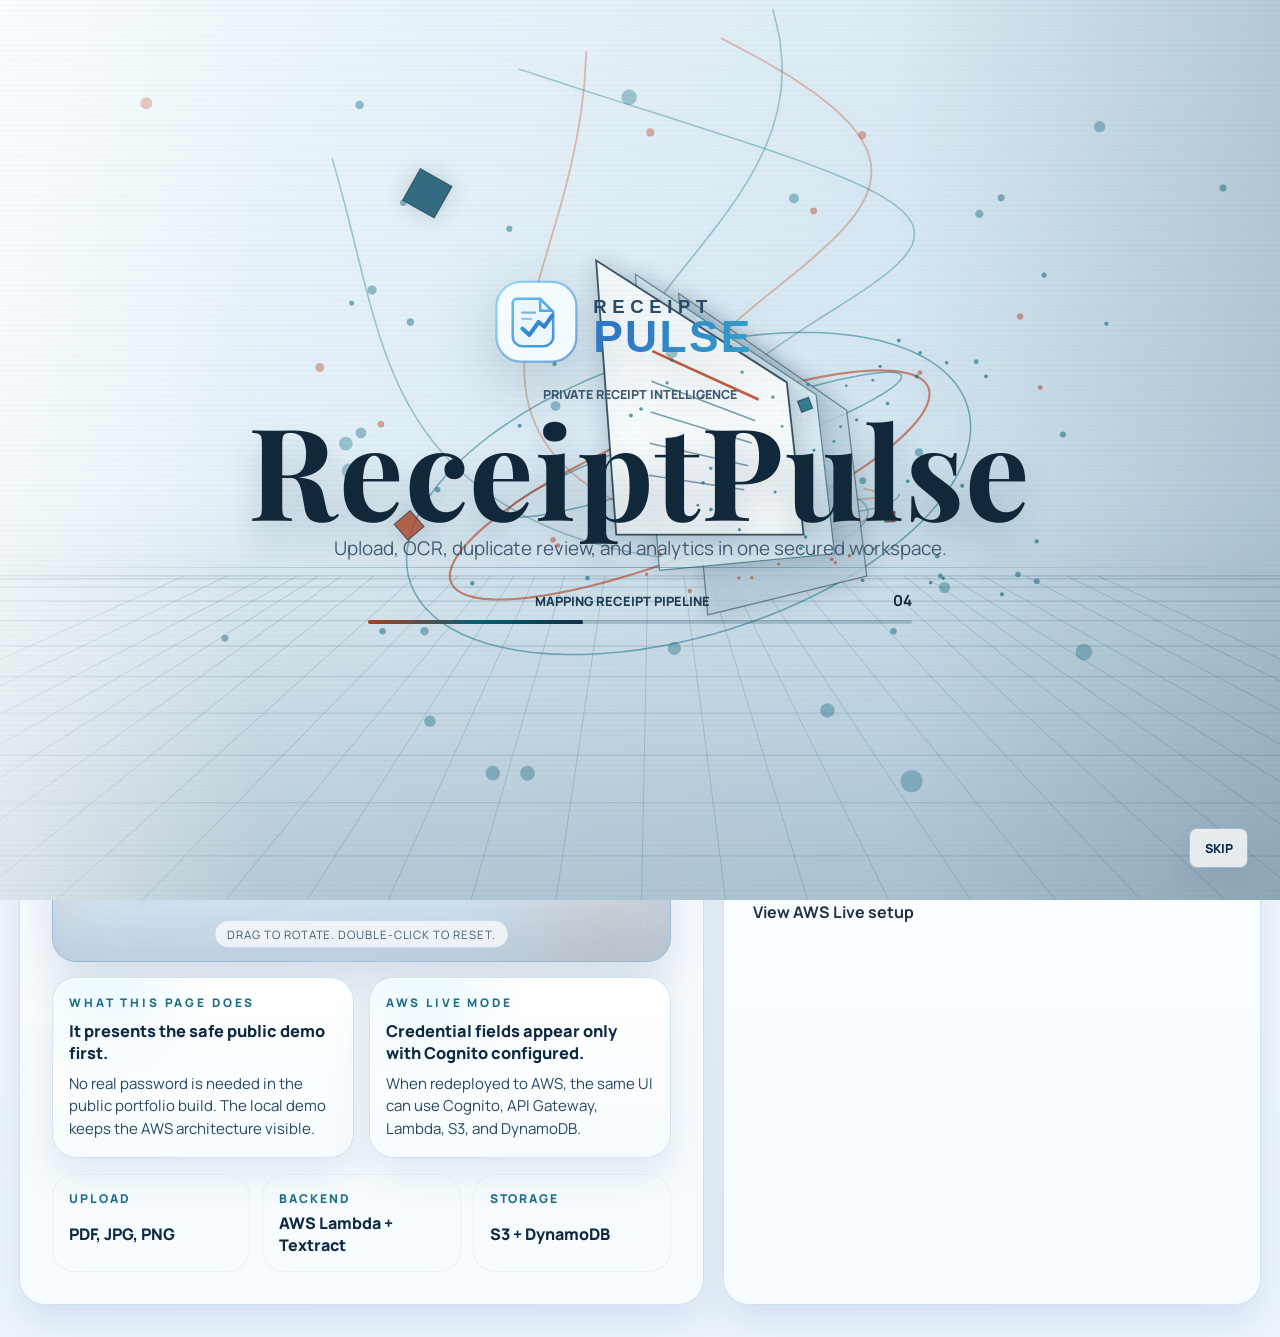
<file: index.html>
<!DOCTYPE html>
<html lang="en">
  <head>
    <meta charset="UTF-8" />
    <meta name="viewport" content="width=device-width, initial-scale=1.0" />
    <meta name="referrer" content="strict-origin-when-cross-origin" />
    <script>
      (() => {
        document.documentElement.dataset.uiTheme = "light";
        document.documentElement.style.colorScheme = "light";
        try {
          window.localStorage.setItem("receiptpulse-ui-theme", "light");
        } catch (error) {}
      })();
    </script>
    <title>ReceiptPulse | AWS Receipt Intelligence Demo</title>
    <meta
      name="description"
      content="Explore ReceiptPulse as a recruiter-safe AWS portfolio demo with receipt OCR, duplicate review, analytics, and cloud architecture storytelling. Public demo mode does not collect real passwords."
    />
    <meta name="theme-color" content="#071321" />
    <link rel="canonical" href="https://receiptpulse-cloud-demo.onrender.com/" />
    <meta property="og:type" content="website" />
    <meta property="og:url" content="https://receiptpulse-cloud-demo.onrender.com/" />
    <meta property="og:site_name" content="ReceiptPulse" />
    <meta property="og:title" content="ReceiptPulse | AWS Receipt Intelligence Demo" />
    <meta
      property="og:description"
      content="Open a safe public Cloud Demo of an AWS serverless receipt intelligence platform with OCR, duplicate handling, analytics, and deployment notes."
    />
    <meta property="og:image" content="https://receiptpulse-cloud-demo.onrender.com/social-preview.png?v=20260616a" />
    <meta property="og:image:width" content="1200" />
    <meta property="og:image:height" content="630" />
    <meta property="og:image:alt" content="ReceiptPulse demo-first Cloud Demo launch with 3D receipt visuals and AWS architecture proof." />
    <meta name="twitter:card" content="summary_large_image" />
    <meta name="twitter:title" content="ReceiptPulse | AWS Receipt Intelligence Demo" />
    <meta
      name="twitter:description"
      content="Safe public Cloud Demo for an AWS serverless receipt intelligence portfolio project."
    />
    <meta name="twitter:image" content="https://receiptpulse-cloud-demo.onrender.com/social-preview.png?v=20260616a" />
    <link rel="icon" type="image/svg+xml" href="./receiptpulse-mark.svg?v=20260402c" />
    <link rel="icon" type="image/png" href="./receiptpulse-favicon.png?v=20260402c" />
    <link rel="apple-touch-icon" href="./receiptpulse-favicon.png?v=20260402c" />
    <link rel="preconnect" href="https://fonts.googleapis.com" />
    <link rel="preconnect" href="https://fonts.gstatic.com" crossorigin />
    <link
      rel="stylesheet"
      href="https://fonts.googleapis.com/css2?family=Manrope:wght@400;500;600;700&family=Playfair+Display:wght@500;600;700&display=swap"
    />
    <link rel="stylesheet" href="./styles.css?v=20260615a" />
  </head>
  <body class="auth-page auth-page-signin cinema-ui" data-auth-page="signin" data-entry-launch="root">
    <div class="cinema-stage" aria-hidden="true">
      <span class="cinema-glow cinema-glow-ember"></span>
      <span class="cinema-glow cinema-glow-ice"></span>
      <span class="cinema-grid"></span>
      <span class="cinema-beam"></span>
    </div>
    <header class="topbar auth-topbar">
      <div class="topbar-row topbar-row-main">
        <div class="brand-lockup">
          <a class="brand-mark brand-mark-link" href="./index.html" aria-label="ReceiptPulse home">
            <img
              class="brand-logo"
              src="./receiptpulse-logo.svg?v=20260402c"
              data-logo-dark="./receiptpulse-logo.svg?v=20260402c"
              data-logo-light="./receiptpulse-logo-light.svg?v=20260417a"
              alt="ReceiptPulse"
            />
          </a>
        </div>
        <div class="topbar-actions auth-topbar-actions">
          <span class="status-pill">Portfolio Project</span>
          <button class="ghost-link ghost-button theme-toggle" data-theme-toggle type="button" hidden>Light Mode</button>
          <a class="ghost-link" href="./signup.html">AWS Live Setup</a>
          <a class="ghost-link" href="https://github.com/agarwalujala3-lang/ReceiptPulse" target="_blank" rel="noopener noreferrer">Source Code</a>
        </div>
      </div>
    </header>

    <main class="auth-shell">
      <section class="panel auth-stage">
        <div class="auth-stage-copy">
          <p class="eyebrow">Student Project Workspace</p>
          <h1>Open the AWS receipt intelligence demo without entering real credentials.</h1>
          <p class="auth-lead">
            The public portfolio link opens a browser-local Cloud Demo first. AWS Live sign-in
            appears only when a healthy Cognito backend is configured for a redeployed stack.
          </p>
        </div>

        <div class="auth-3d-showcase">
          <div class="auth-3d-head">
            <span class="mini-label">Interactive 3D</span>
            <p class="auth-3d-copy">Drag to rotate the figures and preview the upload to OCR to archive flow.</p>
          </div>
          <div
            class="auth-3d-scene"
            data-auth-3d-scene
            tabindex="0"
            role="region"
            aria-label="Interactive 3D receipt workflow. Drag to rotate."
          >
            <span class="auth-3d-aura auth-3d-aura--one" aria-hidden="true"></span>
            <span class="auth-3d-aura auth-3d-aura--two" aria-hidden="true"></span>
            <div class="auth-3d-world" data-auth-3d-world aria-hidden="true">
              <article class="auth-3d-figure auth-3d-figure--upload">
                <div class="auth-3d-cube">
                  <span class="auth-3d-cube-face face-front"></span>
                  <span class="auth-3d-cube-face face-back"></span>
                  <span class="auth-3d-cube-face face-right"></span>
                  <span class="auth-3d-cube-face face-left"></span>
                  <span class="auth-3d-cube-face face-top"></span>
                  <span class="auth-3d-cube-face face-bottom"></span>
                </div>
                <p>Upload Node</p>
              </article>

              <article class="auth-3d-figure auth-3d-figure--extract">
                <div class="auth-3d-ring">
                  <span class="auth-3d-ring-orbit"></span>
                </div>
                <p>OCR Orbit</p>
              </article>

              <article class="auth-3d-figure auth-3d-figure--archive">
                <div class="auth-3d-crystal">
                  <span class="auth-3d-crystal-face face-a"></span>
                  <span class="auth-3d-crystal-face face-b"></span>
                  <span class="auth-3d-crystal-face face-c"></span>
                  <span class="auth-3d-crystal-face face-d"></span>
                </div>
                <p>Archive Prism</p>
              </article>
            </div>
            <p class="auth-3d-hint">Drag to rotate. Double-click to reset.</p>
          </div>
        </div>

        <div class="auth-highlight-grid">
          <article class="auth-info-card">
            <span class="mini-label">What this page does</span>
            <strong>It presents the safe public demo first.</strong>
            <p>No real password is needed in the public portfolio build. The local demo keeps the AWS architecture visible.</p>
          </article>
          <article class="auth-info-card">
            <span class="mini-label">AWS Live mode</span>
            <strong>Credential fields appear only with Cognito configured.</strong>
            <p>When redeployed to AWS, the same UI can use Cognito, API Gateway, Lambda, S3, and DynamoDB.</p>
          </article>
        </div>

        <div class="auth-project-strip">
          <article>
            <span>Upload</span>
            <strong>PDF, JPG, PNG</strong>
          </article>
          <article>
            <span>Backend</span>
            <strong>AWS Lambda + Textract</strong>
          </article>
          <article>
            <span>Storage</span>
            <strong>S3 + DynamoDB</strong>
          </article>
        </div>
      </section>

      <section class="panel auth-panel">
        <div class="auth-panel-head">
          <p class="eyebrow">Cloud Demo</p>
          <h2>Launch ReceiptPulse safely</h2>
          <p>Open the interactive AWS showcase with browser-local data, sample receipts, and no real credential entry.</p>
        </div>

        <p class="auth-security-note">
          Public portfolio mode does not collect passwords. AWS Live sign-in appears only when a Cognito backend is configured.
        </p>

        <div class="auth-live-form-slot" id="authLiveFormSlot" data-live-auth-slot></div>

        <div class="demo-access-card">
          <div>
            <span class="mini-label">Recruiter-safe launch</span>
            <strong>Open the cloud dashboard without touching AWS billing.</strong>
            <p>
              The demo keeps the S3, Lambda, Textract, DynamoDB, API Gateway, and Cognito architecture visible while running fully in this browser.
            </p>
          </div>
          <button class="secondary-button demo-access-button" id="demoAccessButton" type="button">
            Launch Cloud Demo
          </button>
        </div>

        <div class="auth-demo-points" aria-label="Public demo safety notes">
          <span>No real passwords</span>
          <span>No AWS charges</span>
          <span>Architecture preserved</span>
        </div>

        <p class="auth-status" id="authStatus" data-state="idle">
          Ready to launch the public Cloud Demo.
        </p>

        <div class="auth-switch">
          <span>AWS Live account setup is separate from this public demo.</span>
          <a href="./signup.html">View AWS Live setup</a>
        </div>
      </section>
    </main>

    <script src="./config.js?v=20260615a"></script>
    <script src="./theme.js?v=20260427b" defer></script>
    <script src="./entry-3d.js?v=20260604a" defer></script>
    <script src="./auth-3d.js?v=20260604a" defer></script>
    <script src="./auth.js?v=20260616b" defer></script>
  </body>
</html>
</file>
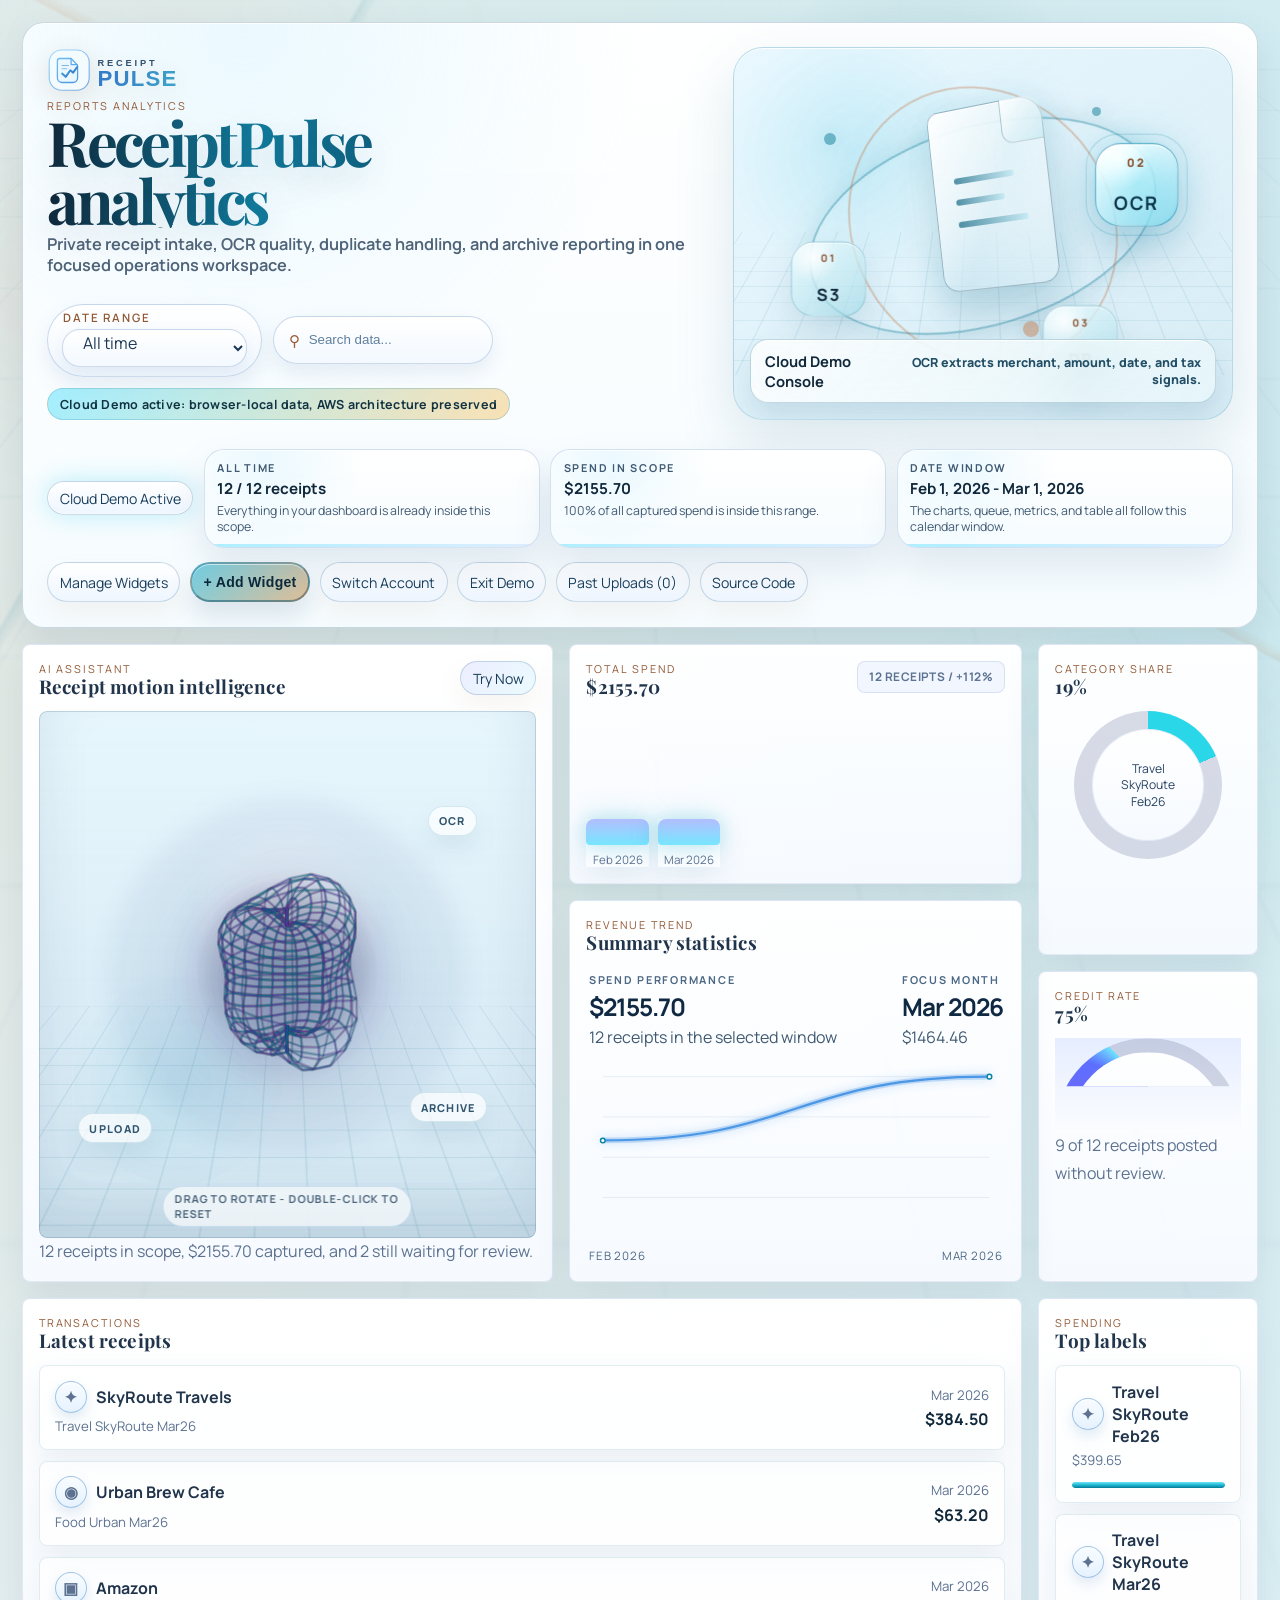
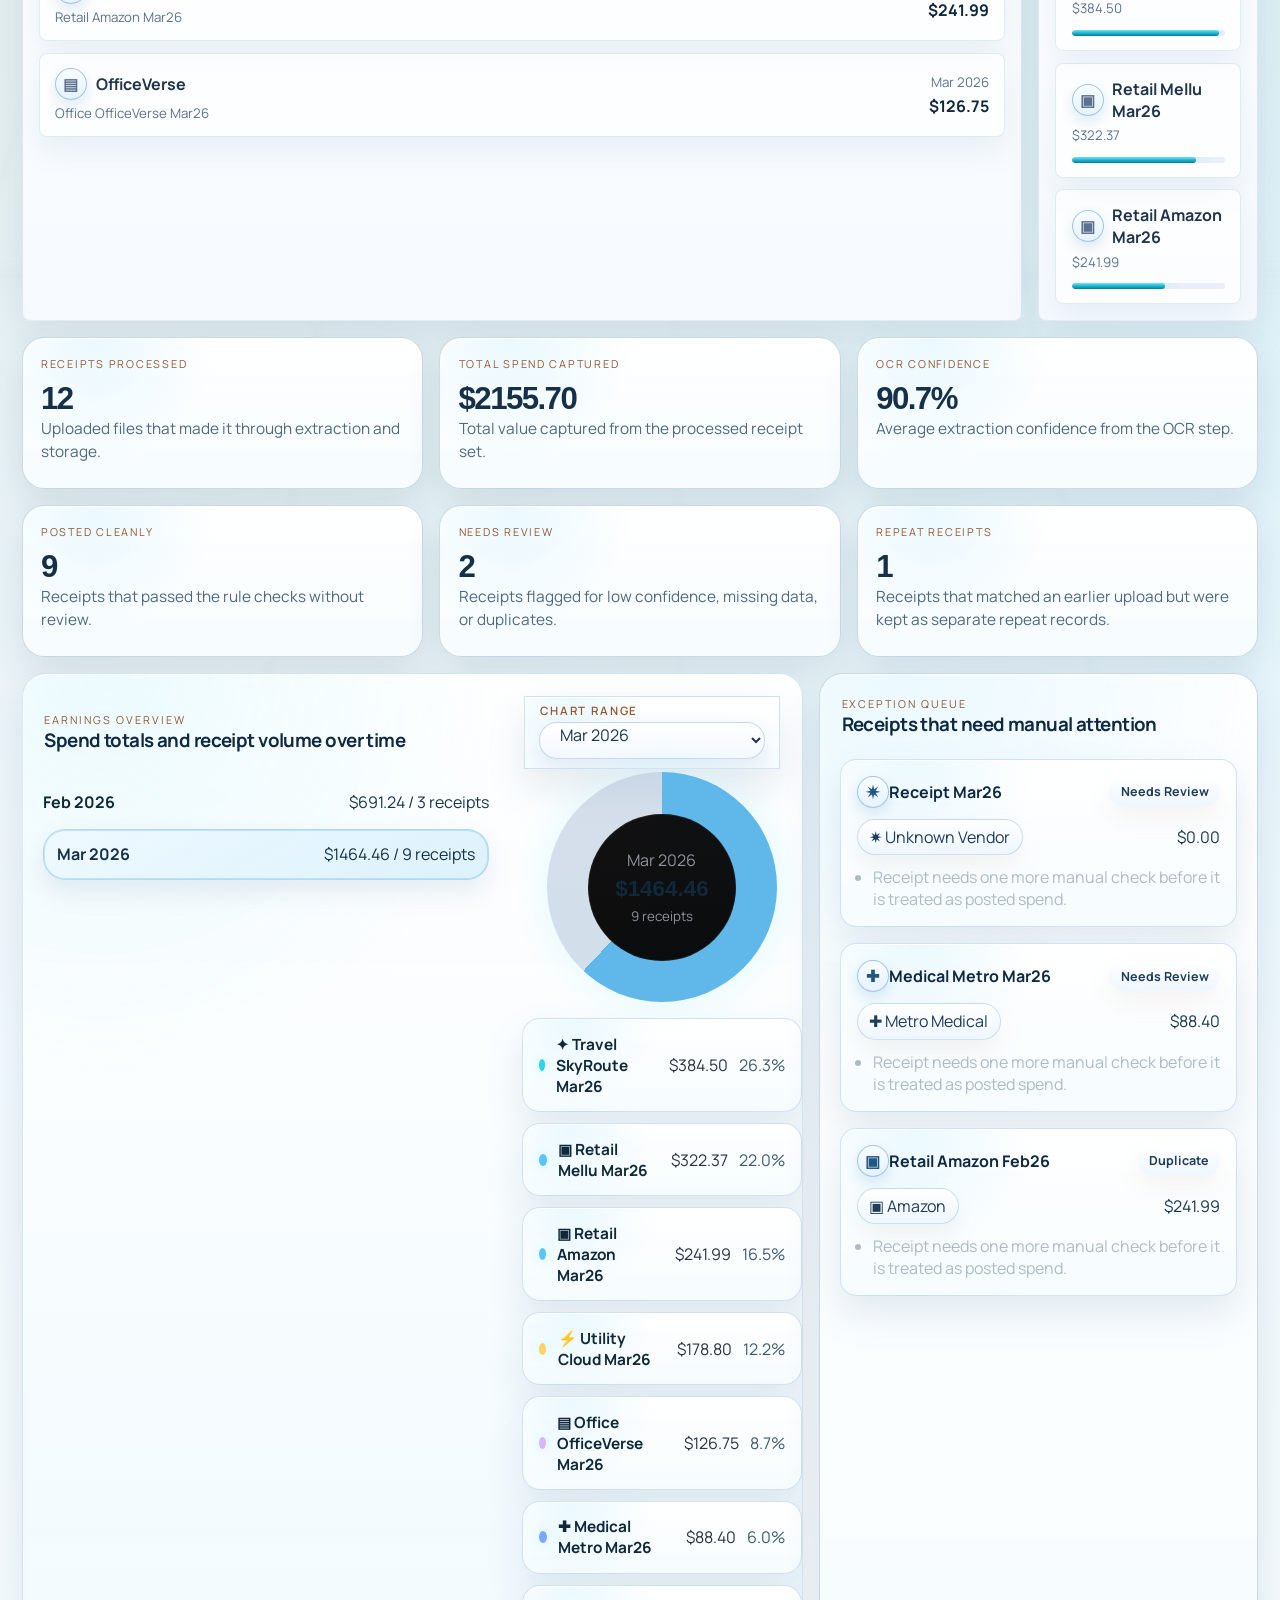
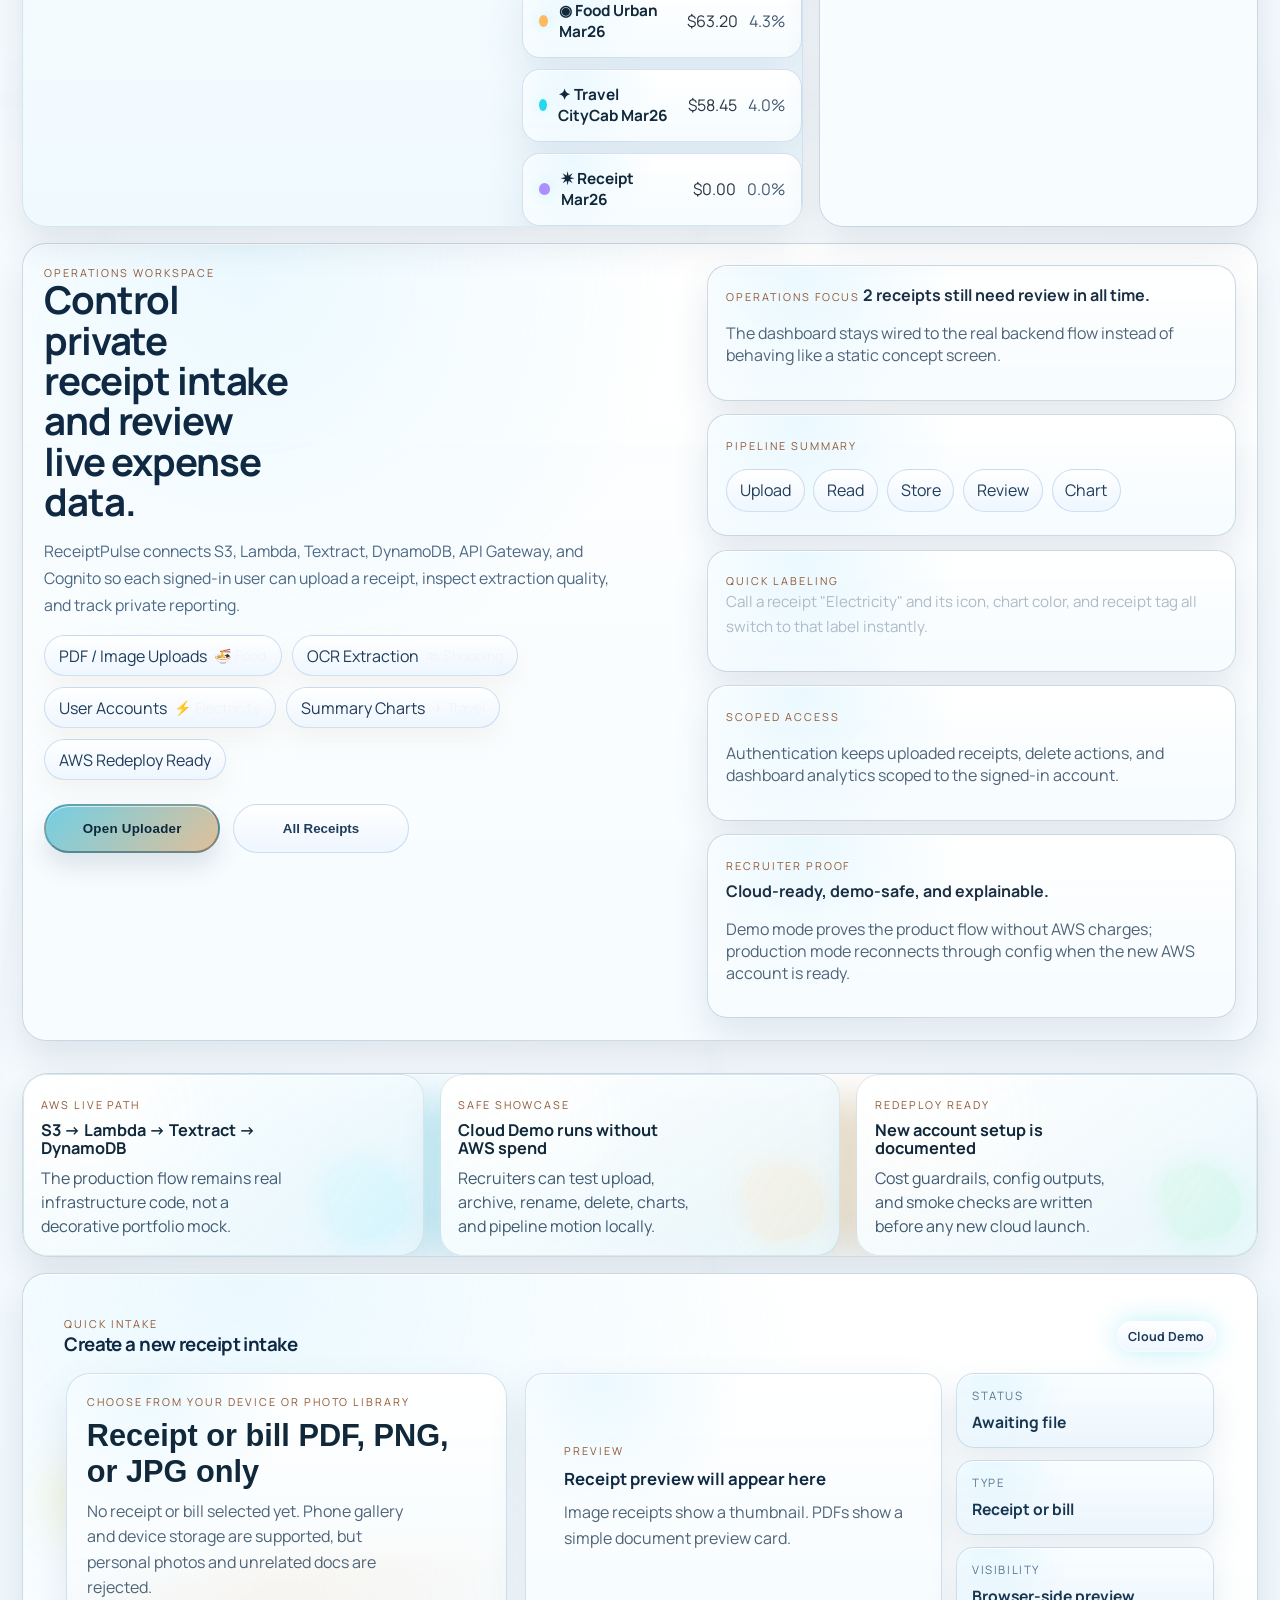
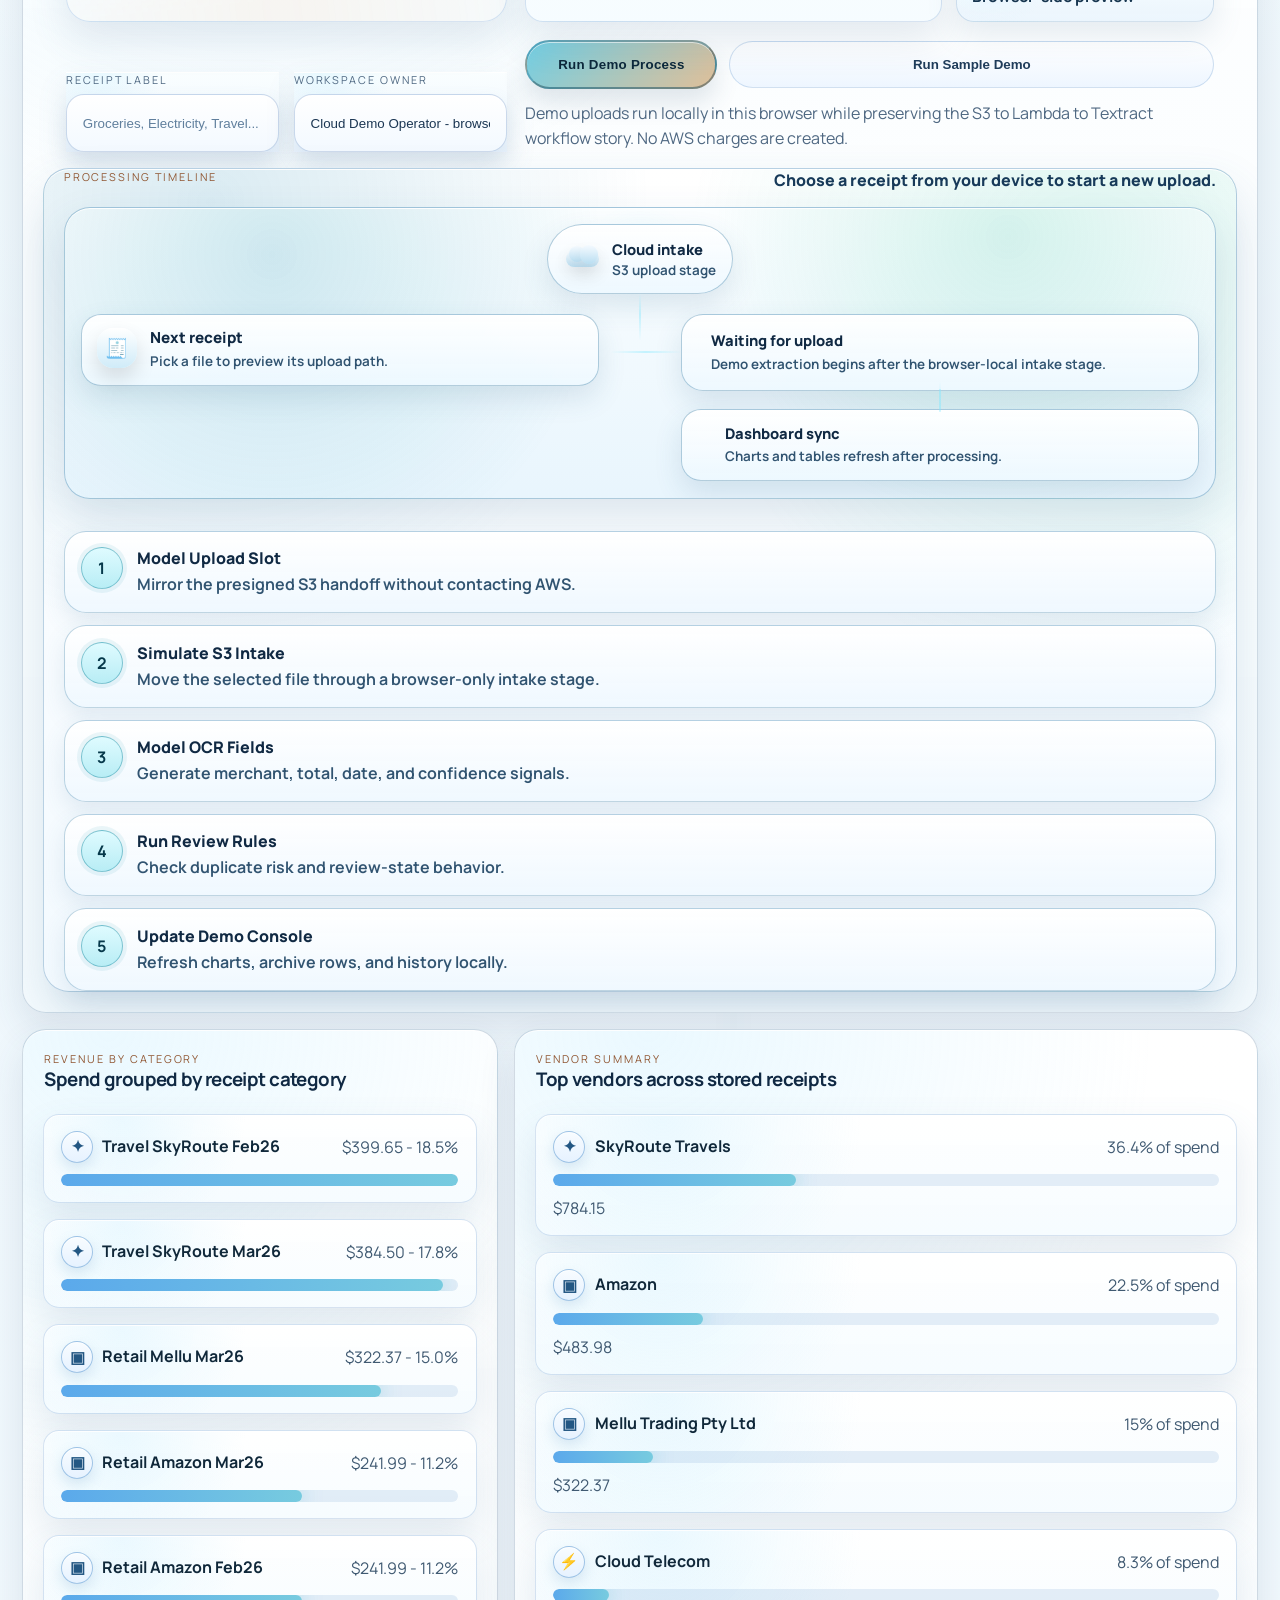
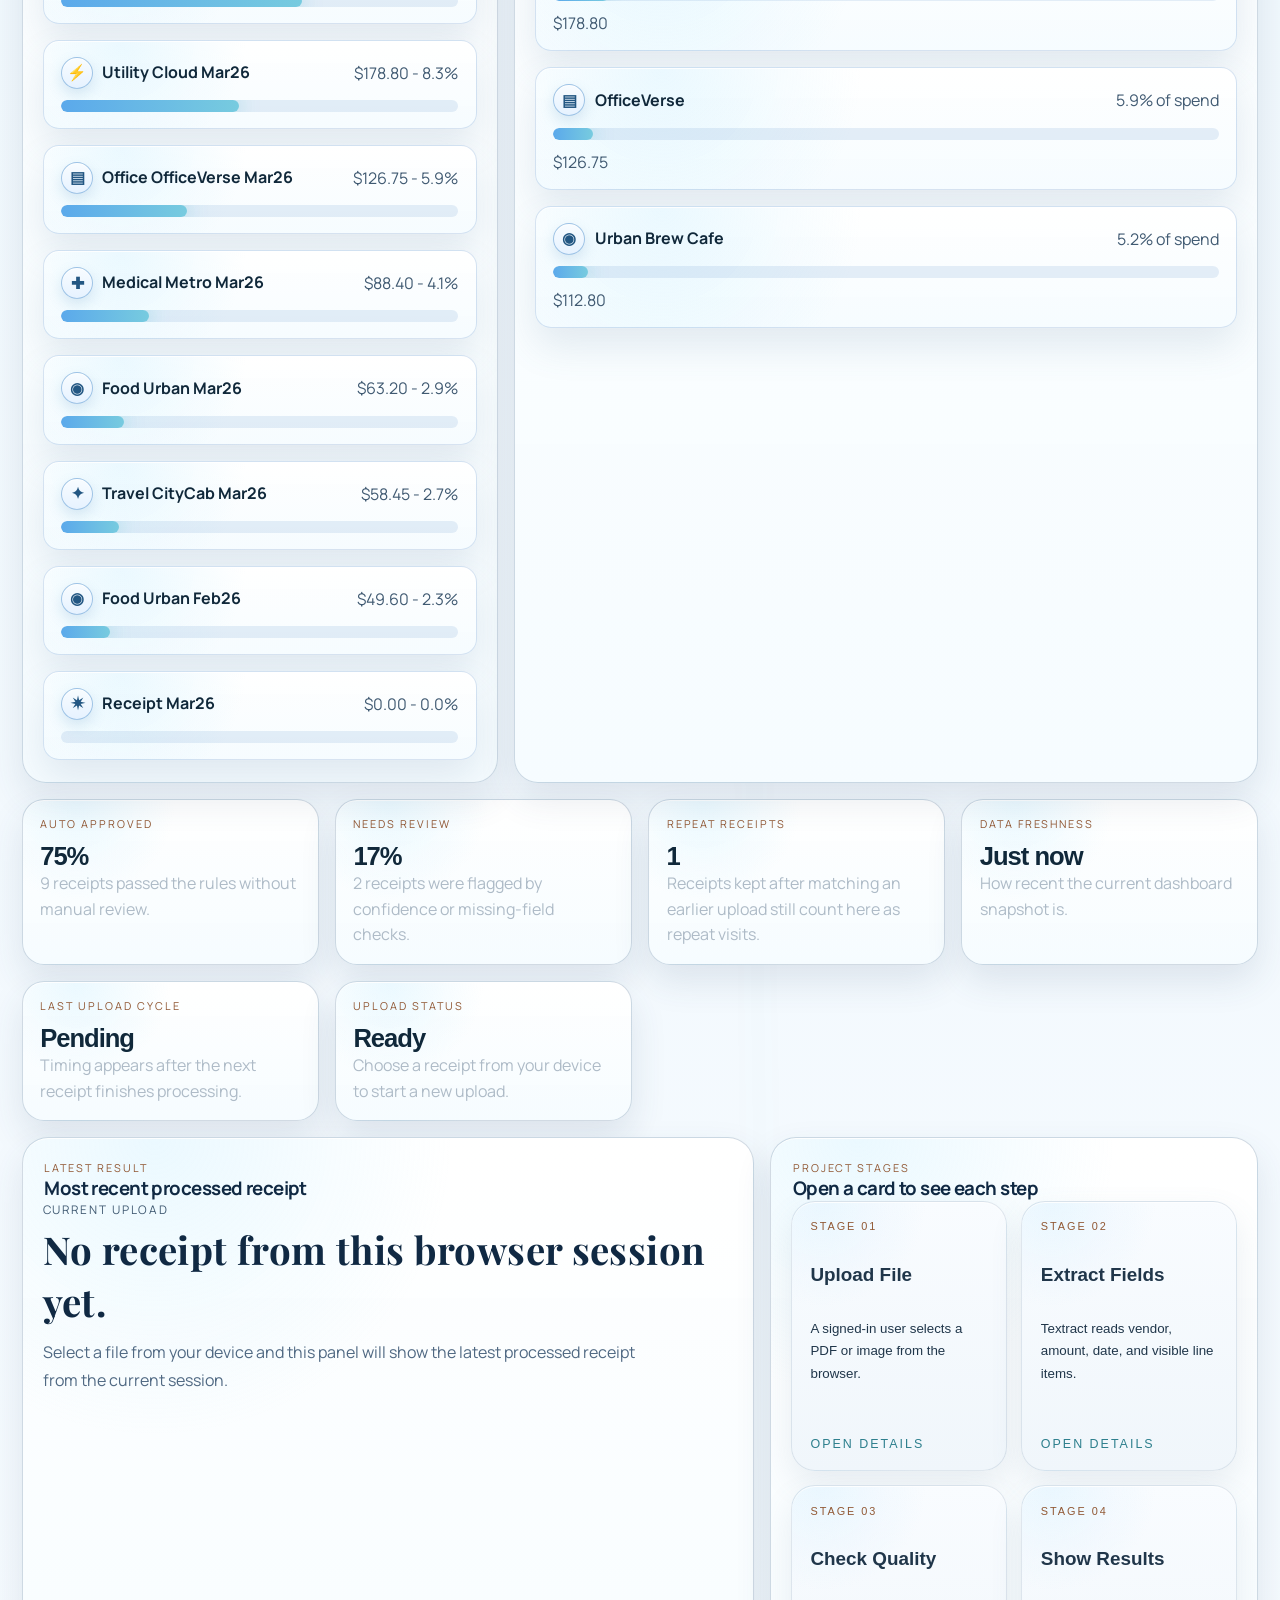
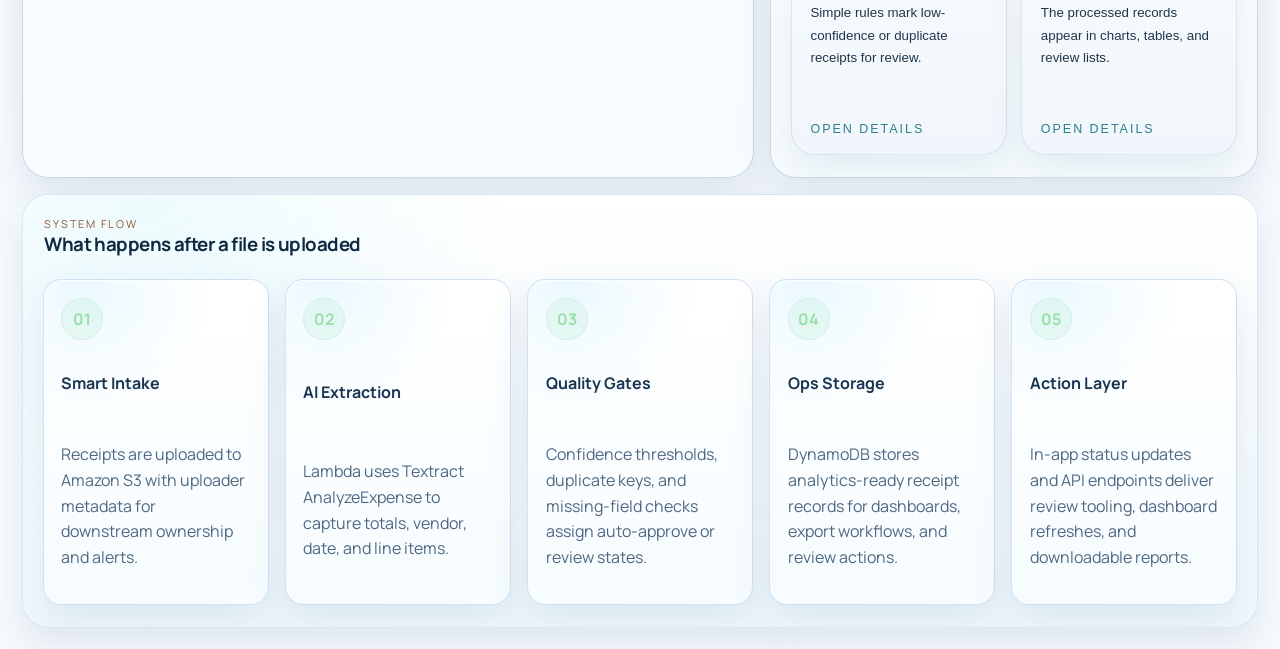
<file: app.html>
<!DOCTYPE html>
<html lang="en">
  <head>
    <meta charset="UTF-8" />
    <meta name="viewport" content="width=device-width, initial-scale=1.0" />
    <meta name="referrer" content="strict-origin-when-cross-origin" />
    <script>
      (() => {
        document.documentElement.dataset.uiTheme = "light";
        document.documentElement.style.colorScheme = "light";
        try {
          window.localStorage.setItem("receiptpulse-ui-theme", "light");
        } catch (error) {}
      })();
    </script>
    <title>ReceiptPulse | Cloud Demo Dashboard</title>
    <meta
      name="description"
      content="Explore the ReceiptPulse Cloud Demo dashboard with receipt OCR, duplicate review, analytics, and AWS architecture highlights without entering real credentials."
    />
    <meta name="theme-color" content="#071321" />
    <link rel="canonical" href="https://receiptpulse-cloud-demo.onrender.com/" />
    <meta property="og:type" content="website" />
    <meta property="og:url" content="https://receiptpulse-cloud-demo.onrender.com/" />
    <meta property="og:site_name" content="ReceiptPulse" />
    <meta property="og:title" content="ReceiptPulse | Cloud Demo Dashboard" />
    <meta
      property="og:description"
      content="See the public Cloud Demo dashboard with receipt uploads, duplicate decisions, analytics, rename flows, and AWS serverless architecture."
    />
    <meta property="og:image" content="https://receiptpulse-cloud-demo.onrender.com/social-preview.png?v=20260616a" />
    <meta property="og:image:width" content="1200" />
    <meta property="og:image:height" content="630" />
    <meta property="og:image:alt" content="ReceiptPulse Cloud Demo dashboard with analytics, 3D receipt visuals, and AWS architecture proof." />
    <meta name="twitter:card" content="summary_large_image" />
    <meta name="twitter:title" content="ReceiptPulse | Cloud Demo Dashboard" />
    <meta
      name="twitter:description"
      content="Safe public dashboard demo for the ReceiptPulse AWS serverless portfolio project."
    />
    <meta name="twitter:image" content="https://receiptpulse-cloud-demo.onrender.com/social-preview.png?v=20260616a" />
    <link rel="icon" type="image/svg+xml" href="./receiptpulse-mark.svg?v=20260402c" />
    <link rel="icon" type="image/png" href="./receiptpulse-favicon.png?v=20260402c" />
    <link rel="apple-touch-icon" href="./receiptpulse-favicon.png?v=20260402c" />
    <link rel="preconnect" href="https://fonts.googleapis.com" />
    <link rel="preconnect" href="https://fonts.gstatic.com" crossorigin />
    <link
      rel="stylesheet"
      href="https://fonts.googleapis.com/css2?family=Manrope:wght@400;500;600;700&family=Playfair+Display:wght@500;600;700&display=swap"
    />
    <link rel="stylesheet" href="./styles.css?v=20260627a" />
  </head>
  <body class="cinema-ui dribbble-dashboard neuro-skin post-cover-ui" data-brand-launch="off">
    <div class="cinema-stage" aria-hidden="true">
      <span class="cinema-glow cinema-glow-ember"></span>
      <span class="cinema-glow cinema-glow-ice"></span>
      <span class="cinema-grid"></span>
      <span class="cinema-beam"></span>
    </div>
    <div class="dashboard-shell">
      <header class="topbar dashboard-sidebar">
        <div class="brand-lockup brand-lockup-sidebar">
          <a class="brand-mark brand-mark-link" href="./index.html" aria-label="ReceiptPulse home">
            <img
              class="brand-logo"
              src="./receiptpulse-logo.svg?v=20260402c"
              data-logo-dark="./receiptpulse-logo.svg?v=20260402c"
              data-logo-light="./receiptpulse-logo-light.svg?v=20260417a"
              alt="ReceiptPulse"
            />
          </a>
        </div>
        <section class="dashboard-profile-card" aria-label="Workspace profile">
          <div class="dashboard-profile-head">
            <img class="dashboard-profile-avatar" src="./profile-avatar.svg?v=20260414a" alt="Workspace profile avatar" />
            <div class="dashboard-profile-copy">
              <p class="dashboard-profile-date">Monday, March 24</p>
              <h3>Welcome back, <span id="profileName">Operator</span>!</h3>
            </div>
          </div>
        </section>
        <nav class="dashboard-nav" aria-label="Dashboard sections">
          <a class="dashboard-nav-link is-active" href="./app.html"><span class="dashboard-nav-icon">D</span>Dashboard</a>
          <a class="dashboard-nav-link" href="./profile.html"><span class="dashboard-nav-icon">P</span>Profile</a>
          <a class="dashboard-nav-link" href="./reports.html"><span class="dashboard-nav-icon">R</span>Reports</a>
          <a class="dashboard-nav-link" href="./app.html#uploadLab"><span class="dashboard-nav-icon">I</span>Intake</a>
          <a class="dashboard-nav-link" href="./app.html#receiptsTable"><span class="dashboard-nav-icon">A</span>Archive</a>
        </nav>
        <section class="dashboard-sidebar-card">
          <p class="eyebrow">Workspace</p>
          <h3>Private receipt analytics.</h3>
          <p>Uploads, duplicate decisions, archive records, and dashboard totals stay scoped to the signed-in account.</p>
          <div class="topbar-pills dashboard-tech-pills">
            <span>AWS Textract</span>
            <span>Cognito Auth</span>
            <span>DynamoDB Storage</span>
          </div>
        </section>
        <div class="dashboard-sidebar-footer">
          <span class="status-pill dashboard-sidebar-pill" id="modeBadge">Project Demo</span>
          <span class="status-note" id="statusNote">Booting dashboard.</span>
        </div>
      </header>

      <div class="dashboard-main">
        <section class="panel dashboard-command-bar" id="dashboardCommandBar">
          <div class="dashboard-command-copy">
            <div class="dashboard-command-brand">
              <img
                class="dashboard-command-logo"
                src="./receiptpulse-logo.svg?v=20260402c"
                data-logo-dark="./receiptpulse-logo.svg?v=20260402c"
                data-logo-light="./receiptpulse-logo-light.svg?v=20260417a"
                alt="ReceiptPulse"
              />
            </div>
            <p class="eyebrow">Reports Analytics</p>
            <h1>ReceiptPulse analytics</h1>
            <p class="topbar-text">
              Private receipt intake, OCR quality, duplicate handling, and archive reporting in one focused operations workspace.
            </p>
          </div>
          <div class="dashboard-command-tools">
            <label class="select-shell dashboard-range-shell">
              <span>Date Range</span>
              <select class="month-select period-select" id="dashboardPeriodSelect" aria-label="Dashboard time range">
                <option value="all">All time</option>
                <option value="month">This month</option>
                <option value="quarter">Last 3 months</option>
                <option value="half">Last 6 months</option>
                <option value="year">This year</option>
              </select>
            </label>
            <label class="dashboard-search-shell">
              <span class="dashboard-search-icon" aria-hidden="true">&#9906;</span>
              <input class="text-input dashboard-search-input" type="search" placeholder="Search data..." aria-label="Search dashboard" />
            </label>
          </div>
          <div class="dashboard-command-visual" aria-hidden="true">
            <span class="command-grid-plane"></span>
            <span class="command-orbit command-orbit-one"></span>
            <span class="command-orbit command-orbit-two"></span>
            <span class="command-particle command-particle-one"></span>
            <span class="command-particle command-particle-two"></span>
            <span class="command-particle command-particle-three"></span>
            <div class="command-receipt-glass">
              <span class="command-receipt-fold"></span>
              <span class="command-receipt-line command-receipt-line-one"></span>
              <span class="command-receipt-line command-receipt-line-two"></span>
              <span class="command-receipt-line command-receipt-line-three"></span>
            </div>
            <div class="command-arch-node command-arch-node-upload" data-command-node="upload">
              <span>01</span>
              <strong>S3</strong>
            </div>
            <div class="command-arch-node command-arch-node-ocr" data-command-node="ocr">
              <span>02</span>
              <strong>OCR</strong>
            </div>
            <div class="command-arch-node command-arch-node-archive" data-command-node="archive">
              <span>03</span>
              <strong>DB</strong>
            </div>
            <div class="command-visual-copy">
              <strong>Cloud Demo Console</strong>
              <span data-command-visual-copy>S3 intake -> OCR orbit -> analytics sync</span>
            </div>
          </div>
          <div class="dashboard-command-meta">
            <div class="dashboard-command-pills">
              <span class="status-pill auth-summary-pill" id="authSummary">Portfolio Project</span>
              <div class="range-summary" id="rangeSummary" aria-live="polite"></div>
            </div>
            <div class="topbar-actions dashboard-command-actions">
              <button class="ghost-link ghost-button" id="manageWidgetsButton" type="button">Manage Widgets</button>
              <button class="primary-button topbar-primary-button" id="addWidgetButton" type="button">+ Add Widget</button>
              <button class="secondary-button demo-access-inline" id="demoAccessCta" type="button" hidden>Cloud Demo</button>
              <button class="ghost-link ghost-button theme-toggle" data-theme-toggle type="button" hidden>Light Mode</button>
              <button class="ghost-link ghost-button" id="authSecondaryCta" type="button" hidden>AWS Live Setup</button>
              <button class="primary-button topbar-primary-button" id="authCta" type="button" hidden>Sign In</button>
              <button class="ghost-link ghost-button" id="switchAccountButton" type="button" hidden>Switch Account</button>
              <button class="ghost-link ghost-button" id="signOutButton" type="button" hidden>Sign Out</button>
              <button class="ghost-link ghost-button" id="historyToggle" type="button">Past Uploads</button>
              <a class="ghost-link" href="https://github.com/agarwalujala3-lang/ReceiptPulse" target="_blank" rel="noopener noreferrer">Source Code</a>
            </div>
          </div>
        </section>

        <section class="panel workspace-guard" id="workspaceGuard" hidden>
          <p class="eyebrow">Private Workspace Lock</p>
          <h3>Open Cloud Demo or sign in to an AWS Live workspace.</h3>
          <p>The public demo uses browser-local data. Real account sign-in appears only when Cognito is configured.</p>
          <div class="workspace-guard-actions">
            <button class="primary-button" id="guardSignIn" type="button">Sign In</button>
            <button class="secondary-button" id="guardDemoAccess" type="button">View Cloud Demo</button>
            <button class="ghost-link ghost-button" id="guardSignUp" type="button">AWS Live Setup</button>
          </div>
        </section>

        <main class="shell">
      <section class="neo-dashboard-board" id="neoDashboardBoard">
        <article class="panel neo-card neo-card--assistant">
          <div class="neo-card-head">
            <div>
              <p class="eyebrow">AI Assistant</p>
              <h3>Receipt motion intelligence</h3>
            </div>
            <button class="ghost-link ghost-button neo-card-action" id="neoFigureAction" type="button">Try Now</button>
          </div>
          <div class="neo-figure-stage" data-neo-figure-stage role="region" aria-label="Interactive 3D mesh preview. Drag to rotate.">
            <span class="neo-figure-halo neo-figure-halo--one"></span>
            <span class="neo-figure-halo neo-figure-halo--two"></span>
            <span class="neo-orbit-label neo-orbit-label-upload">Upload</span>
            <span class="neo-orbit-label neo-orbit-label-ocr">OCR</span>
            <span class="neo-orbit-label neo-orbit-label-archive">Archive</span>
            <canvas class="neo-figure-canvas" id="neoFigureCanvas" width="420" height="320"></canvas>
            <p class="neo-figure-hint">Drag to rotate - Double-click to reset</p>
          </div>
          <p class="neo-card-copy" id="neoAssistantCopy">
            Analyze workspace receipt flow, extraction quality, and store activity from one animated control board.
          </p>
        </article>

        <article class="panel neo-card neo-card--total">
          <div class="neo-card-head">
            <div>
              <p class="eyebrow">Total spend</p>
              <h3 id="neoTotalValue">$0.00</h3>
            </div>
            <span class="neo-card-meta" id="neoTotalMeta">Awaiting receipts</span>
          </div>
          <div class="neo-mini-bars" id="neoMiniBars"></div>
        </article>

        <div class="neo-side-stack">
          <article class="panel neo-card neo-card--share">
            <div class="neo-card-head">
              <div>
                <p class="eyebrow">Category share</p>
                <h3 id="neoShareValue">0%</h3>
              </div>
            </div>
            <div class="neo-share-ring" id="neoShareRing">
              <span id="neoShareLabel">Awaiting data</span>
            </div>
          </article>

          <article class="panel neo-card neo-card--gauge">
            <div class="neo-card-head">
              <div>
                <p class="eyebrow">Credit rate</p>
                <h3 id="neoGaugeValue">0%</h3>
              </div>
            </div>
            <div class="neo-gauge-track">
              <span class="neo-gauge-arc" id="neoGaugeArc"></span>
            </div>
            <p class="neo-card-copy" id="neoGaugeNote">Receipts that posted cleanly.</p>
          </article>
        </div>

        <article class="panel neo-card neo-card--trend">
          <div class="neo-card-head">
            <div>
              <p class="eyebrow">Revenue trend</p>
              <h3>Summary statistics</h3>
            </div>
          </div>
          <div class="neo-trend-board" id="neoTrendBoard"></div>
        </article>

        <article class="panel neo-card neo-card--transactions">
          <div class="neo-card-head">
            <div>
              <p class="eyebrow">Transactions</p>
              <h3>Latest receipts</h3>
            </div>
          </div>
          <div class="neo-transaction-list" id="neoTransactionList"></div>
        </article>

        <article class="panel neo-card neo-card--spending">
          <div class="neo-card-head">
            <div>
              <p class="eyebrow">Spending</p>
              <h3>Top labels</h3>
            </div>
          </div>
          <div class="neo-spend-list" id="neoSpendList"></div>
        </article>
      </section>

      <section class="control-grid" id="overviewSection">
        <section class="hero panel">
          <div class="hero-copy">
            <p class="eyebrow">Operations Workspace</p>
            <h2>Control private receipt intake and review live expense data.</h2>
            <p class="hero-text">
              ReceiptPulse connects S3, Lambda, Textract, DynamoDB, API Gateway, and Cognito so each signed-in user can upload a receipt, inspect extraction quality, and track private reporting.
            </p>
            <div class="fun-tags">
              <span>PDF / Image Uploads</span>
              <span>OCR Extraction</span>
              <span>User Accounts</span>
              <span>Summary Charts</span>
              <span>AWS Redeploy Ready</span>
            </div>
            <div class="hero-actions">
              <button class="primary-button" id="heroUploadTrigger" type="button">Open Uploader</button>
              <button class="secondary-button" id="archiveToggle" type="button">Open Archive</button>
            </div>
          </div>
          <div class="hero-grid">
            <article class="glass-card spotlight">
              <span class="mini-label">Operations Focus</span>
              <strong id="riskHeadline">Receipts are parsed, scored, and flagged when the extracted data looks weak.</strong>
              <p>The dashboard stays wired to the real backend flow instead of behaving like a static concept screen.</p>
            </article>
            <article class="glass-card">
              <span class="mini-label">Pipeline Summary</span>
              <div class="pipeline">
                <span>Upload</span>
                <span>Read</span>
                <span>Store</span>
                <span>Review</span>
                <span>Chart</span>
              </div>
            </article>
            <article class="glass-card">
              <span class="mini-label">Quick Labeling</span>
              <p>Users can add a short label before upload so repeat visits and archive records are easier to identify later.</p>
            </article>
            <article class="glass-card">
              <span class="mini-label">Scoped Access</span>
              <p>Authentication keeps uploaded receipts, delete actions, and dashboard analytics scoped to the signed-in account.</p>
            </article>
            <article class="glass-card recruiter-proof-card">
              <span class="mini-label">Recruiter Proof</span>
              <strong>Cloud-ready, demo-safe, and explainable.</strong>
              <p>Demo mode proves the product flow without AWS charges; production mode reconnects through config when the new AWS account is ready.</p>
            </article>
          </div>
        </section>

        <section class="cloud-proof-strip panel" aria-label="ReceiptPulse cloud proof summary">
          <article class="proof-node proof-node-live">
            <span class="mini-label">AWS Live Path</span>
            <strong>S3 -> Lambda -> Textract -> DynamoDB</strong>
            <p>The production flow remains real infrastructure code, not a decorative portfolio mock.</p>
          </article>
          <article class="proof-node proof-node-demo">
            <span class="mini-label">Safe Showcase</span>
            <strong>Cloud Demo runs without AWS spend</strong>
            <p>Recruiters can test upload, archive, rename, delete, charts, and pipeline motion locally.</p>
          </article>
          <article class="proof-node proof-node-redeploy">
            <span class="mini-label">Redeploy Ready</span>
            <strong>New account setup is documented</strong>
            <p>Cost guardrails, config outputs, and smoke checks are written before any new cloud launch.</p>
          </article>
        </section>

        <aside class="panel upload-lab" id="uploadLab">
          <div class="section-heading section-heading-tight">
            <div>
              <p class="eyebrow">Quick Intake</p>
              <h3>Create a new receipt intake</h3>
            </div>
            <span class="status-tag status-auto-approved upload-ready-pill">Project Demo</span>
          </div>

          <form class="upload-form" id="uploadForm">
            <label class="dropzone" id="dropzone" for="fileInput">
              <input id="fileInput" type="file" accept=".pdf,.png,.jpg,.jpeg,application/pdf,image/png,image/jpeg" hidden />
              <span class="drop-kicker">Choose from your device or photo library</span>
              <strong class="drop-title">Receipt or bill PDF, PNG, or JPG only</strong>
              <span class="drop-copy" id="fileMeta">No receipt or bill selected yet. Phone gallery and device storage are supported, but personal photos and unrelated docs are rejected.</span>
            </label>

            <div class="upload-preview-shell">
              <div class="upload-preview-frame" id="previewFrame">
                <div class="preview-empty">
                  <span class="mini-label">Preview</span>
                  <strong>Receipt preview will appear here</strong>
                  <p>Image receipts show a thumbnail. PDFs show a simple document preview card.</p>
                </div>
              </div>
              <div class="preview-meta" id="previewMeta">
                <article class="preview-stat">
                  <span>Status</span>
                  <strong>Awaiting file</strong>
                </article>
                <article class="preview-stat">
                  <span>Type</span>
                  <strong>Receipt or bill</strong>
                </article>
                <article class="preview-stat">
                  <span>Visibility</span>
                  <strong>Browser-side preview</strong>
                </article>
              </div>
            </div>

            <div class="field-grid">
              <label class="field">
                <span>Receipt label</span>
                <input class="text-input" id="uploadName" type="text" placeholder="Groceries, Electricity, Travel..." />
              </label>
              <label class="field">
                <span>Workspace owner</span>
                <input class="text-input" id="uploadAccount" type="text" placeholder="Sign in to upload receipts" readonly />
              </label>
            </div>

            <div class="upload-actions-row">
              <button class="primary-button upload-submit" id="uploadSubmit" type="submit">
                Upload And Process
              </button>
              <button class="secondary-button sample-demo-upload" id="sampleDemoUpload" type="button" hidden>
                Run Sample Demo
              </button>
              <span class="upload-helper" id="uploadHelper">Add a label if you want. The app checks the uploaded file after OCR and rejects personal photos or unrelated documents.</span>
            </div>
          </form>

          <div class="upload-status-card">
            <div class="upload-status-head">
              <p class="eyebrow">Processing Timeline</p>
              <span class="muted" id="uploadMessage">Ready for the next upload.</span>
            </div>
            <div class="upload-motion-scene" id="uploadMotionScene" data-phase="idle" data-stage="slot" aria-hidden="true">
              <div class="motion-cloud">
                <span class="motion-cloud-glow"></span>
                <div class="motion-cloud-core">
                  <span class="motion-cloud-icon"></span>
                  <div class="motion-cloud-copy">
                    <strong>Cloud intake</strong>
                    <span>S3 upload stage</span>
                  </div>
                </div>
              </div>
              <div class="motion-receipt" id="uploadMotionReceipt">
                <span class="motion-receipt-mark" id="uploadMotionIcon">&#9635;</span>
                <div class="motion-receipt-copy">
                  <strong id="uploadMotionLabel">Next receipt</strong>
                  <span id="uploadMotionDetail">Pick a file to preview it.</span>
                </div>
              </div>
              <div class="motion-orbit" aria-hidden="true">
                <span></span>
                <span></span>
                <span></span>
              </div>
              <div class="motion-processing">
                <div class="motion-processing-core">
                  <span class="motion-processing-beam"></span>
                  <span class="motion-processing-dot"></span>
                </div>
                <div class="motion-processing-copy">
                  <strong id="uploadMotionStage">Waiting for upload</strong>
                  <span id="uploadMotionStageCopy">Extraction starts after the file reaches S3.</span>
                </div>
              </div>
              <div class="motion-ledger">
                <span class="motion-ledger-ring"></span>
                <div class="motion-ledger-copy">
                  <strong>Dashboard sync</strong>
                  <span>Charts and tables refresh after processing.</span>
                </div>
              </div>
            </div>
            <div class="timeline-list" id="uploadTimeline"></div>
          </div>
        </aside>
      </section>

      <section class="ops-strip" id="opsStrip"></section>

      <section class="mission-grid" id="activityBoard">
        <article class="panel spotlight-panel">
          <div class="section-heading section-heading-tight">
            <div>
              <p class="eyebrow">Latest Result</p>
              <h3>Most recent processed receipt</h3>
            </div>
          </div>
          <div class="spotlight-shell">
            <div class="spotlight-copy">
              <p class="spotlight-kicker" id="spotlightKicker">Current upload</p>
              <h3 class="spotlight-title" id="spotlightTitle">No receipt from this browser session yet.</h3>
              <p class="spotlight-narrative" id="spotlightNarrative">
                Upload a receipt and this panel will show the extracted summary, review state, and file details.
              </p>
              <div class="spotlight-actions" id="spotlightActions"></div>
            </div>
            <div class="spotlight-facts" id="spotlightFacts"></div>
          </div>
        </article>

        <article class="panel">
          <div class="section-heading section-heading-tight">
            <div>
              <p class="eyebrow">Project Stages</p>
              <h3>Open a card to see each step</h3>
            </div>
          </div>
          <div class="flip-grid" id="flipGrid"></div>
        </article>
      </section>

      <section class="metrics-grid" id="metricsGrid"></section>

      <section class="insight-layout" id="summaryBoard">
        <article class="panel">
          <div class="section-heading">
            <div>
              <p class="eyebrow">Revenue By Category</p>
              <h3>Spend grouped by receipt category</h3>
            </div>
          </div>
          <div id="categoryChart" class="stack-chart"></div>
        </article>

        <article class="panel">
          <div class="section-heading">
            <div>
              <p class="eyebrow">Vendor Summary</p>
              <h3>Top vendors across stored receipts</h3>
            </div>
          </div>
          <div id="vendorList" class="vendor-list"></div>
        </article>
      </section>

      <section class="panel" id="workflowBoard">
        <div class="section-heading">
          <div>
            <p class="eyebrow">System Flow</p>
            <h3>What happens after a file is uploaded</h3>
          </div>
        </div>
        <div class="architecture-track" id="workflowTrack"></div>
      </section>

      <section class="insight-layout" id="analyticsBoard">
        <article class="panel" id="reviewQueue">
          <div class="section-heading">
            <div>
              <p class="eyebrow">Exception Queue</p>
              <h3>Receipts that need manual attention</h3>
            </div>
          </div>
          <div id="queueList" class="queue-list"></div>
        </article>

        <article class="panel" id="analyticsSection">
          <div class="section-heading">
            <div>
              <p class="eyebrow">Earnings Overview</p>
              <h3>Spend totals and receipt volume over time</h3>
            </div>
            <label class="select-shell chart-select-shell">
              <span>Chart Range</span>
              <select class="month-select" id="expenseMonthSelect" aria-label="Expense month selector"></select>
            </label>
          </div>
          <div class="trend-shell">
            <div id="trendBars" class="trend-bars"></div>
            <div class="expense-donut-shell">
              <div class="expense-donut" id="expenseDonut"></div>
              <div class="expense-legend" id="expenseLegend"></div>
            </div>
          </div>
        </article>
      </section>

      <section class="panel table-panel archive-collapsed" id="receiptsTable">
        <div class="section-heading">
          <div>
            <p class="eyebrow">Detailed Report Logs</p>
            <h3>Records currently saved in the project database</h3>
          </div>
          <div class="archive-actions">
            <div class="filter-row" id="filterRow"></div>
            <button class="ghost-link ghost-button" id="archiveClose" type="button">Hide Archive</button>
          </div>
        </div>
        <div class="table-wrap">
          <table>
            <thead>
              <tr>
                <th>Receipt</th>
                <th>Vendor</th>
                <th>Category</th>
                <th>Status</th>
                <th>Total</th>
                <th>Confidence</th>
                <th>Month</th>
                <th>Actions</th>
              </tr>
            </thead>
            <tbody id="receiptsBody"></tbody>
          </table>
        </div>
      </section>
    </main>
      </div>
    </div>

    <div class="history-scrim" id="historyScrim" hidden></div>
    <aside class="history-drawer" id="historyDrawer" aria-hidden="true" hidden>
      <div class="history-head">
        <div>
          <p class="eyebrow">Recent Uploads</p>
          <h3>Uploads from this browser</h3>
        </div>
        <div class="history-head-actions">
          <button class="ghost-link ghost-button" id="historyDelete" type="button">Delete Period Data</button>
          <button class="ghost-link ghost-button" id="historyClose" type="button">Close</button>
        </div>
      </div>
      <p class="history-copy">
        This drawer keeps a local record of uploads from this browser. In AWS Live mode, stored delete actions call the API; in Cloud Demo mode, they only change browser-local demo data.
      </p>
      <div class="history-range-shell">
        <label class="field history-field">
          <span>From</span>
          <input class="text-input" id="historyRangeStart" type="date" />
        </label>
        <label class="field history-field">
          <span>To</span>
          <input class="text-input" id="historyRangeEnd" type="date" />
        </label>
      </div>
      <p class="history-note">
        Delete stored receipts by date range to remove them from the archive, review queue, totals, and charts for the active workspace mode.
      </p>
      <div class="history-toolbar">
        <button class="primary-button history-delete-button" id="historyDeleteAction" type="button">
          Delete Stored Receipts
        </button>
        <button class="ghost-link ghost-button" id="historyClearLocal" type="button">Clear Local Only</button>
      </div>
      <div class="history-list" id="historyList"></div>
    </aside>

    <div class="confirm-scrim" id="confirmScrim" hidden></div>
    <section class="confirm-modal" id="confirmModal" aria-hidden="true" hidden role="dialog" aria-modal="true" aria-labelledby="confirmTitle">
      <p class="eyebrow">Confirm action</p>
      <h3 id="confirmTitle">Delete stored receipts?</h3>
      <p class="confirm-copy" id="confirmBody">
        This action will remove matching receipts from the archive, charts, totals, and review queue.
      </p>
      <div class="confirm-actions">
        <button class="ghost-link ghost-button" id="confirmCancel" type="button">Cancel</button>
        <button class="primary-button confirm-danger" id="confirmAccept" type="button">Delete</button>
      </div>
    </section>

    <div class="rename-scrim" id="renameScrim" hidden></div>
    <section class="rename-modal" id="renameModal" aria-hidden="true" hidden role="dialog" aria-modal="true" aria-labelledby="renameTitle">
      <p class="eyebrow">Rename Receipt</p>
      <h3 id="renameTitle">Rename receipt label</h3>
      <p class="confirm-copy" id="renameBody">
        Type a new label, or clear the field to let ReceiptPulse rebuild a shorter automatic label.
      </p>
      <label class="field rename-field">
        <span>Receipt label</span>
        <input class="text-input rename-input" id="renameInput" type="text" maxlength="120" />
      </label>
      <p class="rename-note" id="renameNote">
        Leave it blank and ReceiptPulse will rebuild a shorter automatic label.
      </p>
      <div class="confirm-actions">
        <button class="ghost-link ghost-button" id="renameCancel" type="button">Cancel</button>
        <button class="primary-button rename-save-button" id="renameSave" type="button">Save Label</button>
      </div>
    </section>

    <div class="duplicate-decision-scrim" id="duplicateDecisionScrim" hidden></div>
    <section
      class="duplicate-decision-modal"
      id="duplicateDecisionModal"
      aria-hidden="true"
      hidden
      tabindex="-1"
      role="dialog"
      aria-modal="true"
      aria-labelledby="duplicateDecisionTitle"
    >
      <span class="duplicate-decision-aura duplicate-decision-aura--one" aria-hidden="true"></span>
      <span class="duplicate-decision-aura duplicate-decision-aura--two" aria-hidden="true"></span>
      <div class="duplicate-decision-head">
        <p class="eyebrow" id="duplicateDecisionEyebrow">Duplicate Receipt Warning</p>
        <h3 id="duplicateDecisionTitle">Possible duplicate upload detected.</h3>
        <p class="duplicate-decision-body" id="duplicateDecisionBody">
          This file looks like a receipt that already exists in your workspace. Keep it with your own name or let ReceiptPulse create a unique repeat label for you.
        </p>
      </div>

      <div class="duplicate-decision-shell">
        <div class="duplicate-decision-signal" aria-hidden="true">
          <span class="duplicate-signal-ring duplicate-signal-ring--outer"></span>
          <span class="duplicate-signal-ring duplicate-signal-ring--inner"></span>
          <span class="duplicate-signal-core" id="duplicateDecisionSignalCore">!</span>
        </div>

        <div class="duplicate-decision-copy">
          <label class="field duplicate-decision-field" id="duplicateDecisionField">
            <span>New separate receipt name</span>
            <input
              class="text-input duplicate-decision-input"
              id="duplicateDecisionLabel"
              type="text"
              placeholder="Optional: type your own separate name"
              maxlength="120"
            />
          </label>

          <p class="duplicate-decision-note" id="duplicateDecisionNote">
            Leave this blank and ReceiptPulse will generate a unique repeat label.
          </p>

          <div class="duplicate-decision-actions" id="duplicateDecisionActions">
            <button class="primary-button duplicate-keep-button" id="duplicateDecisionKeep" type="button">
              Keep As Separate Receipt
            </button>
            <button class="ghost-link ghost-button duplicate-reject-button" id="duplicateDecisionReject" type="button">
              Reject Upload
            </button>
          </div>
        </div>
      </div>
    </section>

    <script src="./config.js?v=20260615a"></script>
    <script src="./theme.js?v=20260427b" defer></script>
    <script src="./brand-launch.js?v=20260406a" defer></script>
    <script src="./auth.js?v=20260616b" defer></script>
    <script src="./app.js?v=20260627a" defer></script>
  </body>
</html>
</file>
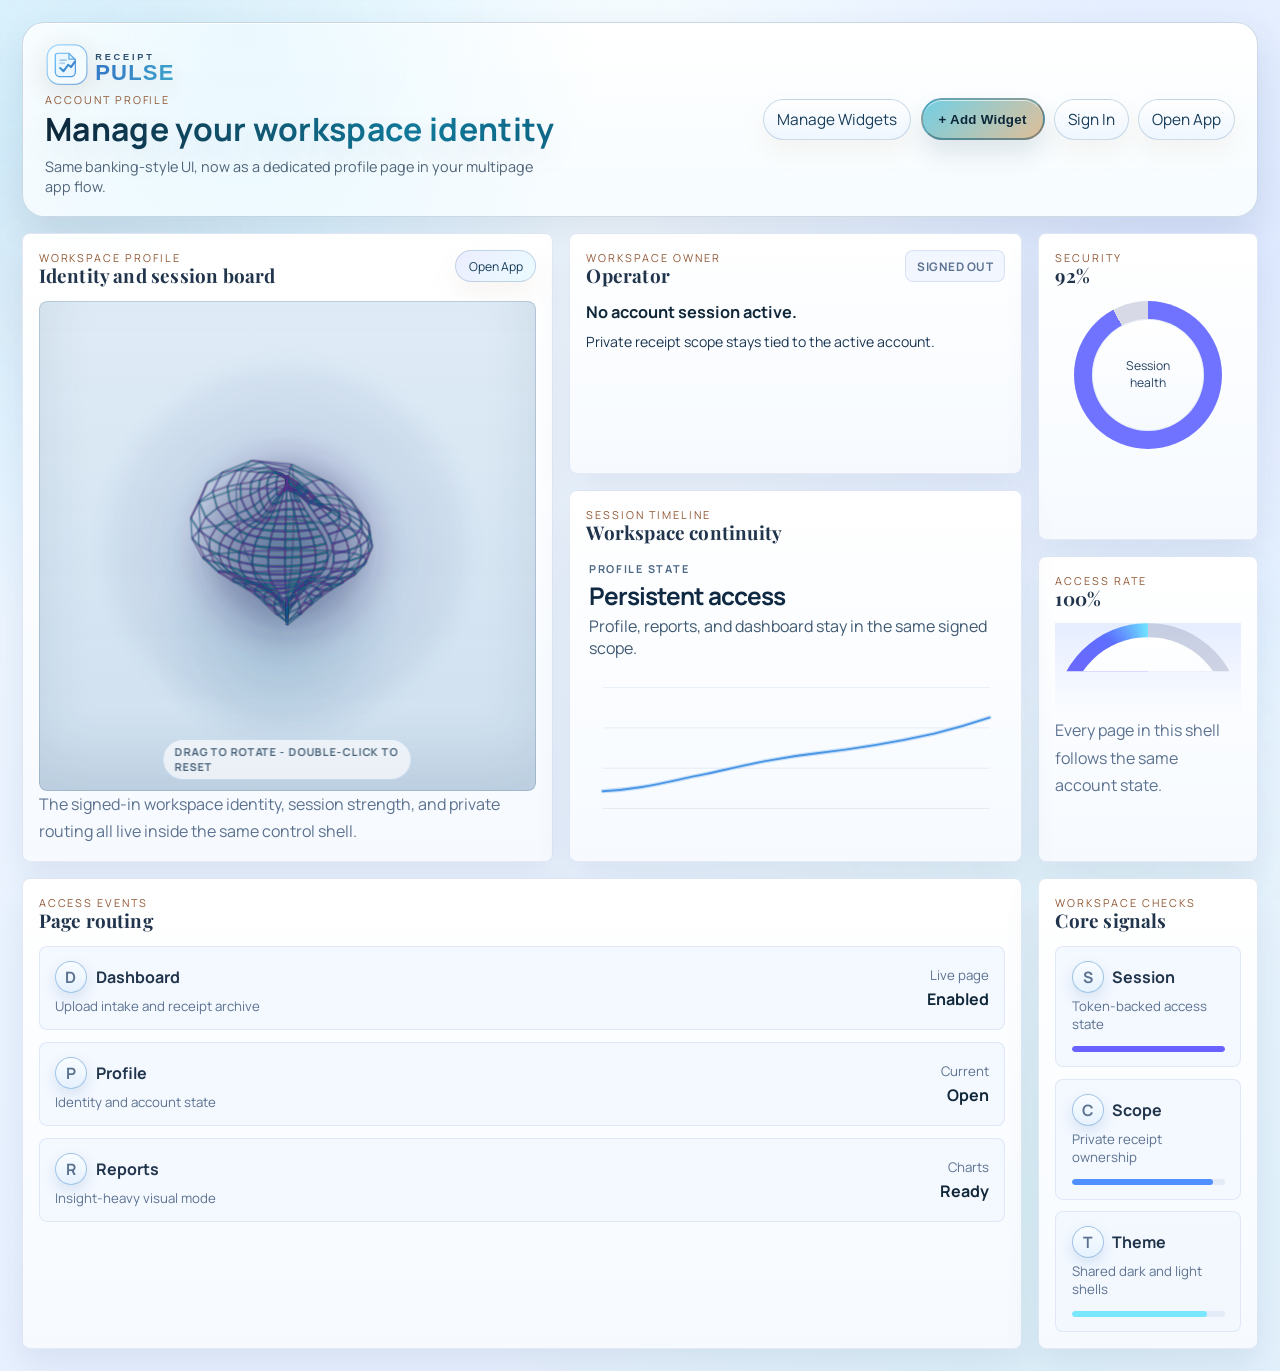
<file: profile.html>
<!DOCTYPE html>
<html lang="en">
  <head>
    <meta charset="UTF-8" />
    <meta name="viewport" content="width=device-width, initial-scale=1.0" />
    <meta name="referrer" content="strict-origin-when-cross-origin" />
    <script>
      (() => {
        document.documentElement.dataset.uiTheme = "light";
        document.documentElement.style.colorScheme = "light";
        try {
          window.localStorage.setItem("receiptpulse-ui-theme", "light");
        } catch (error) {}
      })();
    </script>
    <title>ReceiptPulse | Profile</title>
    <link rel="icon" type="image/svg+xml" href="./receiptpulse-mark.svg?v=20260402c" />
    <link rel="icon" type="image/png" href="./receiptpulse-favicon.png?v=20260402c" />
    <link rel="preconnect" href="https://fonts.googleapis.com" />
    <link rel="preconnect" href="https://fonts.gstatic.com" crossorigin />
    <link
      rel="stylesheet"
      href="https://fonts.googleapis.com/css2?family=Manrope:wght@400;500;600;700&family=Playfair+Display:wght@500;600;700&display=swap"
    />
    <link rel="stylesheet" href="./styles.css?v=20260615a" />
  </head>
  <body class="cinema-ui dribbble-dashboard neuro-skin neuro-page" data-page="profile">
    <div class="cinema-stage" aria-hidden="true">
      <span class="cinema-glow cinema-glow-ember"></span>
      <span class="cinema-glow cinema-glow-ice"></span>
      <span class="cinema-grid"></span>
      <span class="cinema-beam"></span>
    </div>
    <div class="dashboard-shell">
      <header class="topbar dashboard-sidebar">
        <div class="brand-lockup brand-lockup-sidebar">
          <a class="brand-mark brand-mark-link" href="./app.html" aria-label="ReceiptPulse home">
            <img
              class="brand-logo"
              src="./receiptpulse-logo.svg?v=20260402c"
              data-logo-dark="./receiptpulse-logo.svg?v=20260402c"
              data-logo-light="./receiptpulse-logo-light.svg?v=20260417a"
              alt="ReceiptPulse"
            />
          </a>
        </div>
        <section class="dashboard-profile-card" aria-label="Workspace profile">
          <div class="dashboard-profile-head">
            <img class="dashboard-profile-avatar" src="./profile-avatar.svg?v=20260414a" alt="Workspace profile avatar" />
            <div class="dashboard-profile-copy">
              <p class="dashboard-profile-date">Workspace User</p>
              <h3>Welcome back, <span data-auth-name>Operator</span>!</h3>
            </div>
          </div>
        </section>
        <nav class="dashboard-nav" aria-label="Dashboard sections">
          <a class="dashboard-nav-link" href="./app.html"><span class="dashboard-nav-icon">D</span>Dashboard</a>
          <a class="dashboard-nav-link is-active" href="./profile.html"><span class="dashboard-nav-icon">P</span>Profile</a>
          <a class="dashboard-nav-link" href="./reports.html"><span class="dashboard-nav-icon">R</span>Reports</a>
          <a class="dashboard-nav-link" href="./app.html#uploadLab"><span class="dashboard-nav-icon">I</span>Intake</a>
          <a class="dashboard-nav-link" href="./app.html#receiptsTable"><span class="dashboard-nav-icon">A</span>Archive</a>
        </nav>
        <section class="dashboard-sidebar-card">
          <p class="eyebrow">Account Scope</p>
          <h3>Private profile workspace</h3>
          <p>Your account details and activity summary for this signed-in workspace.</p>
        </section>
      </header>

      <main class="dashboard-main neuro-main">
        <section class="panel dashboard-command-bar">
          <div class="dashboard-command-copy">
            <div class="dashboard-command-brand">
              <img
                class="dashboard-command-logo"
                src="./receiptpulse-logo.svg?v=20260402c"
                data-logo-dark="./receiptpulse-logo.svg?v=20260402c"
                data-logo-light="./receiptpulse-logo-light.svg?v=20260417a"
                alt="ReceiptPulse"
              />
            </div>
            <p class="eyebrow">Account Profile</p>
            <h1>Manage your workspace identity</h1>
            <p class="topbar-text">Same banking-style UI, now as a dedicated profile page in your multipage app flow.</p>
          </div>
          <div class="topbar-actions dashboard-command-actions">
            <button class="ghost-link ghost-button" id="manageWidgetsButton" type="button">Manage Widgets</button>
            <button class="primary-button topbar-primary-button" id="addWidgetButton" type="button">+ Add Widget</button>
            <button class="ghost-link ghost-button" data-theme-toggle type="button" hidden>Light Mode</button>
            <button class="ghost-link ghost-button" id="profileSignInButton" type="button">Sign In</button>
            <button class="ghost-link ghost-button" id="profileSwitchButton" type="button" hidden>Switch Account</button>
            <button class="ghost-link ghost-button" id="profileSignOutButton" type="button" hidden>Sign Out</button>
            <a class="ghost-link" href="./app.html">Open App</a>
          </div>
        </section>

        <section class="neo-dashboard-board neo-page-board">
          <article class="panel neo-card neo-card--assistant">
            <div class="neo-card-head">
              <div>
                <p class="eyebrow">Workspace Profile</p>
                <h3>Identity and session board</h3>
              </div>
              <button class="ghost-link ghost-button neo-card-action" id="profileHeroAction" type="button">Open App</button>
            </div>
            <div class="neo-figure-stage" data-neo-figure-stage role="region" aria-label="Interactive 3D mesh preview. Drag to rotate.">
              <span class="neo-figure-halo neo-figure-halo--one"></span>
              <span class="neo-figure-halo neo-figure-halo--two"></span>
              <canvas class="neo-figure-canvas" data-mesh-figure width="420" height="320"></canvas>
              <p class="neo-figure-hint">Drag to rotate - Double-click to reset</p>
            </div>
            <p class="neo-card-copy">The signed-in workspace identity, session strength, and private routing all live inside the same control shell.</p>
          </article>

          <article class="panel neo-card neo-card--total">
            <div class="neo-card-head">
              <div>
                <p class="eyebrow">Workspace owner</p>
                <h3><span data-auth-name>Operator</span></h3>
              </div>
              <span class="neo-card-meta" id="profileSessionState">Signed out</span>
            </div>
            <div class="neo-profile-summary">
              <strong id="profileEmail">No account session active.</strong>
              <span>Private receipt scope stays tied to the active account.</span>
            </div>
          </article>

          <div class="neo-side-stack">
            <article class="panel neo-card neo-card--share">
              <div class="neo-card-head">
                <div>
                  <p class="eyebrow">Security</p>
                  <h3>92%</h3>
                </div>
              </div>
              <div class="neo-share-ring" style="background:conic-gradient(#6f73ff 0deg 332deg, rgba(80, 92, 140, 0.22) 332deg 360deg);">
                <span>Session health</span>
              </div>
            </article>

            <article class="panel neo-card neo-card--gauge">
              <div class="neo-card-head">
                <div>
                  <p class="eyebrow">Access rate</p>
                  <h3>100%</h3>
                </div>
              </div>
              <div class="neo-gauge-track">
                <span class="neo-gauge-arc" style="background:conic-gradient(from 180deg, #8b5cf6 0deg, #5d6fff 128deg, #6fe5ff 180deg, rgba(68, 77, 114, 0.2) 180deg 360deg);"></span>
              </div>
              <p class="neo-card-copy">Every page in this shell follows the same account state.</p>
            </article>
          </div>

          <article class="panel neo-card neo-card--trend">
            <div class="neo-card-head">
              <div>
                <p class="eyebrow">Session timeline</p>
                <h3>Workspace continuity</h3>
              </div>
            </div>
            <div class="neo-trend-board">
              <div class="line-chart-shell">
                <div class="line-chart-summary">
                  <div class="line-chart-copy">
                    <span class="line-chart-kicker">Profile state</span>
                    <strong>Persistent access</strong>
                    <span class="muted">Profile, reports, and dashboard stay in the same signed scope.</span>
                  </div>
                </div>
                <svg class="line-chart-svg" viewBox="0 0 720 292" role="img" aria-label="Session stability chart">
                  <defs>
                    <linearGradient id="profileTrendArea" x1="0%" y1="0%" x2="0%" y2="100%">
                      <stop offset="0%" stop-color="#6fe5ff" stop-opacity="0.32"></stop>
                      <stop offset="100%" stop-color="#6fe5ff" stop-opacity="0.03"></stop>
                    </linearGradient>
                  </defs>
                  <line class="line-chart-grid-line" x1="24" y1="22" x2="696" y2="22"></line>
                  <line class="line-chart-grid-line" x1="24" y1="92" x2="696" y2="92"></line>
                  <line class="line-chart-grid-line" x1="24" y1="162" x2="696" y2="162"></line>
                  <line class="line-chart-grid-line" x1="24" y1="232" x2="696" y2="232"></line>
                  <path class="line-chart-area" d="M 24 202 C 96 198, 132 186, 204 172 C 276 156, 324 144, 396 136 C 468 128, 528 118, 600 102 C 648 90, 672 82, 696 74 L 696 232 L 24 232 Z" fill="url(#profileTrendArea)"></path>
                  <path class="line-chart-path-glow" d="M 24 202 C 96 198, 132 186, 204 172 C 276 156, 324 144, 396 136 C 468 128, 528 118, 600 102 C 648 90, 672 82, 696 74"></path>
                  <path class="line-chart-path" d="M 24 202 C 96 198, 132 186, 204 172 C 276 156, 324 144, 396 136 C 468 128, 528 118, 600 102 C 648 90, 672 82, 696 74"></path>
                </svg>
              </div>
            </div>
          </article>

          <article class="panel neo-card neo-card--transactions">
            <div class="neo-card-head">
              <div>
                <p class="eyebrow">Access events</p>
                <h3>Page routing</h3>
              </div>
            </div>
            <div class="neo-transaction-list">
              <article class="neo-transaction-row">
                <div class="neo-transaction-copy">
                  <strong><span class="receipt-icon-badge">D</span>Dashboard</strong>
                  <span>Upload intake and receipt archive</span>
                </div>
                <div class="neo-transaction-meta">
                  <span>Live page</span>
                  <strong>Enabled</strong>
                </div>
              </article>
              <article class="neo-transaction-row">
                <div class="neo-transaction-copy">
                  <strong><span class="receipt-icon-badge">P</span>Profile</strong>
                  <span>Identity and account state</span>
                </div>
                <div class="neo-transaction-meta">
                  <span>Current</span>
                  <strong>Open</strong>
                </div>
              </article>
              <article class="neo-transaction-row">
                <div class="neo-transaction-copy">
                  <strong><span class="receipt-icon-badge">R</span>Reports</strong>
                  <span>Insight-heavy visual mode</span>
                </div>
                <div class="neo-transaction-meta">
                  <span>Charts</span>
                  <strong>Ready</strong>
                </div>
              </article>
            </div>
          </article>

          <article class="panel neo-card neo-card--spending">
            <div class="neo-card-head">
              <div>
                <p class="eyebrow">Workspace checks</p>
                <h3>Core signals</h3>
              </div>
            </div>
            <div class="neo-spend-list">
              <article class="neo-spend-row">
                <div class="neo-spend-copy">
                  <strong><span class="receipt-icon-badge">S</span>Session</strong>
                  <span>Token-backed access state</span>
                </div>
                <div class="neo-spend-track"><span class="neo-spend-fill" style="width:100%; background:#6a62ff"></span></div>
              </article>
              <article class="neo-spend-row">
                <div class="neo-spend-copy">
                  <strong><span class="receipt-icon-badge">C</span>Scope</strong>
                  <span>Private receipt ownership</span>
                </div>
                <div class="neo-spend-track"><span class="neo-spend-fill" style="width:92%; background:#4f8fff"></span></div>
              </article>
              <article class="neo-spend-row">
                <div class="neo-spend-copy">
                  <strong><span class="receipt-icon-badge">T</span>Theme</strong>
                  <span>Shared dark and light shells</span>
                </div>
                <div class="neo-spend-track"><span class="neo-spend-fill" style="width:88%; background:#79e8ff"></span></div>
              </article>
            </div>
          </article>
        </section>
      </main>
    </div>

    <script src="./config.js?v=20260615a"></script>
    <script src="./theme.js?v=20260427b" defer></script>
    <script src="./auth.js?v=20260616b" defer></script>
    <script src="./multipage.js?v=20260604a" defer></script>
  </body>
</html>
</file>
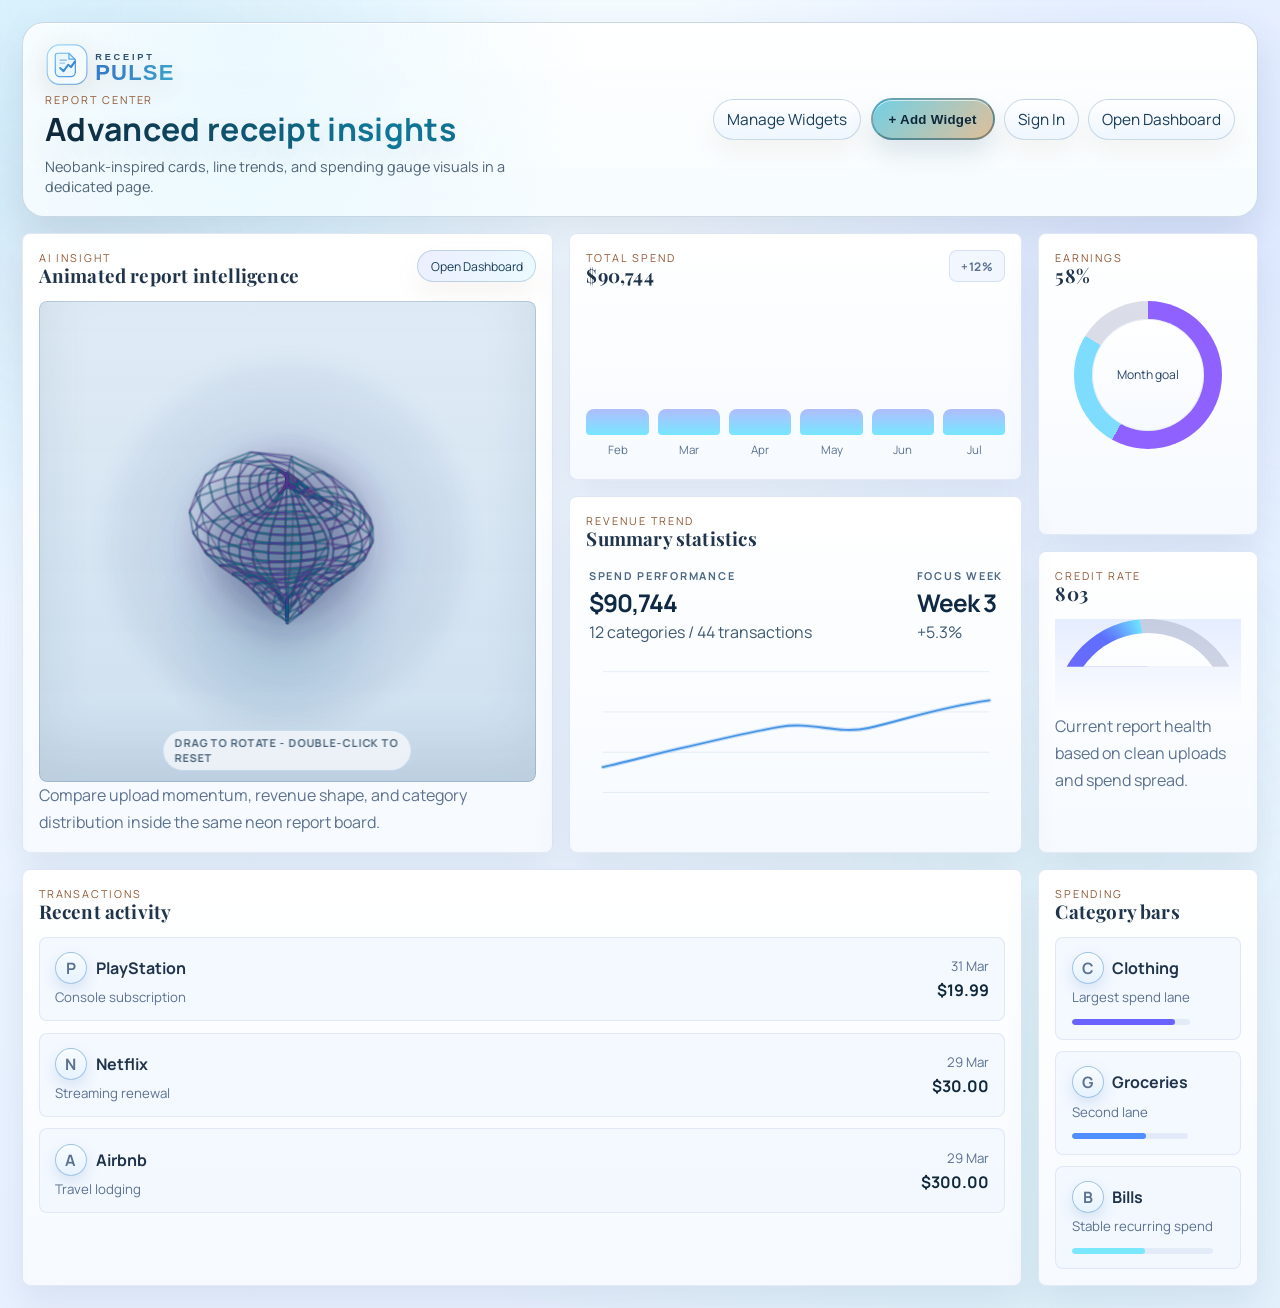
<file: reports.html>
<!DOCTYPE html>
<html lang="en">
  <head>
    <meta charset="UTF-8" />
    <meta name="viewport" content="width=device-width, initial-scale=1.0" />
    <meta name="referrer" content="strict-origin-when-cross-origin" />
    <script>
      (() => {
        document.documentElement.dataset.uiTheme = "light";
        document.documentElement.style.colorScheme = "light";
        try {
          window.localStorage.setItem("receiptpulse-ui-theme", "light");
        } catch (error) {}
      })();
    </script>
    <title>ReceiptPulse | Reports</title>
    <link rel="icon" type="image/svg+xml" href="./receiptpulse-mark.svg?v=20260402c" />
    <link rel="icon" type="image/png" href="./receiptpulse-favicon.png?v=20260402c" />
    <link rel="preconnect" href="https://fonts.googleapis.com" />
    <link rel="preconnect" href="https://fonts.gstatic.com" crossorigin />
    <link
      rel="stylesheet"
      href="https://fonts.googleapis.com/css2?family=Manrope:wght@400;500;600;700&family=Playfair+Display:wght@500;600;700&display=swap"
    />
    <link rel="stylesheet" href="./styles.css?v=20260615a" />
  </head>
  <body class="cinema-ui dribbble-dashboard neuro-skin neuro-page" data-page="reports">
    <div class="cinema-stage" aria-hidden="true">
      <span class="cinema-glow cinema-glow-ember"></span>
      <span class="cinema-glow cinema-glow-ice"></span>
      <span class="cinema-grid"></span>
      <span class="cinema-beam"></span>
    </div>
    <div class="dashboard-shell">
      <header class="topbar dashboard-sidebar">
        <div class="brand-lockup brand-lockup-sidebar">
          <a class="brand-mark brand-mark-link" href="./app.html" aria-label="ReceiptPulse home">
            <img
              class="brand-logo"
              src="./receiptpulse-logo.svg?v=20260402c"
              data-logo-dark="./receiptpulse-logo.svg?v=20260402c"
              data-logo-light="./receiptpulse-logo-light.svg?v=20260417a"
              alt="ReceiptPulse"
            />
          </a>
        </div>
        <section class="dashboard-profile-card" aria-label="Workspace profile">
          <div class="dashboard-profile-head">
            <img class="dashboard-profile-avatar" src="./profile-avatar.svg?v=20260414a" alt="Workspace profile avatar" />
            <div class="dashboard-profile-copy">
              <p class="dashboard-profile-date">Reports Mode</p>
              <h3>Hi, <span data-auth-name>Operator</span></h3>
            </div>
          </div>
        </section>
        <nav class="dashboard-nav" aria-label="Dashboard sections">
          <a class="dashboard-nav-link" href="./app.html"><span class="dashboard-nav-icon">D</span>Dashboard</a>
          <a class="dashboard-nav-link" href="./profile.html"><span class="dashboard-nav-icon">P</span>Profile</a>
          <a class="dashboard-nav-link is-active" href="./reports.html"><span class="dashboard-nav-icon">R</span>Reports</a>
          <a class="dashboard-nav-link" href="./app.html#uploadLab"><span class="dashboard-nav-icon">I</span>Intake</a>
          <a class="dashboard-nav-link" href="./app.html#receiptsTable"><span class="dashboard-nav-icon">A</span>Archive</a>
        </nav>
        <section class="dashboard-sidebar-card">
          <p class="eyebrow">Report Hub</p>
          <h3>Charts and trend widgets</h3>
          <p>This page keeps the same visual tone while focusing on chart-heavy layouts.</p>
        </section>
      </header>

      <main class="dashboard-main neuro-main">
        <section class="panel dashboard-command-bar">
          <div class="dashboard-command-copy">
            <div class="dashboard-command-brand">
              <img
                class="dashboard-command-logo"
                src="./receiptpulse-logo.svg?v=20260402c"
                data-logo-dark="./receiptpulse-logo.svg?v=20260402c"
                data-logo-light="./receiptpulse-logo-light.svg?v=20260417a"
                alt="ReceiptPulse"
              />
            </div>
            <p class="eyebrow">Report Center</p>
            <h1>Advanced receipt insights</h1>
            <p class="topbar-text">Neobank-inspired cards, line trends, and spending gauge visuals in a dedicated page.</p>
          </div>
          <div class="topbar-actions dashboard-command-actions">
            <button class="ghost-link ghost-button" id="manageWidgetsButton" type="button">Manage Widgets</button>
            <button class="primary-button topbar-primary-button" id="addWidgetButton" type="button">+ Add Widget</button>
            <button class="ghost-link ghost-button" data-theme-toggle type="button" hidden>Light Mode</button>
            <button class="ghost-link ghost-button" id="profileSignInButton" type="button">Sign In</button>
            <button class="ghost-link ghost-button" id="profileSwitchButton" type="button" hidden>Switch Account</button>
            <button class="ghost-link ghost-button" id="profileSignOutButton" type="button" hidden>Sign Out</button>
            <a class="ghost-link" href="./app.html">Open Dashboard</a>
          </div>
        </section>

        <section class="neo-dashboard-board neo-page-board">
          <article class="panel neo-card neo-card--assistant">
            <div class="neo-card-head">
              <div>
                <p class="eyebrow">AI Insight</p>
                <h3>Animated report intelligence</h3>
              </div>
              <button class="ghost-link ghost-button neo-card-action" id="reportsHeroAction" type="button">Open Dashboard</button>
            </div>
            <div class="neo-figure-stage" data-neo-figure-stage role="region" aria-label="Interactive 3D mesh preview. Drag to rotate.">
              <span class="neo-figure-halo neo-figure-halo--one"></span>
              <span class="neo-figure-halo neo-figure-halo--two"></span>
              <canvas class="neo-figure-canvas" data-mesh-figure width="420" height="320"></canvas>
              <p class="neo-figure-hint">Drag to rotate - Double-click to reset</p>
            </div>
            <p class="neo-card-copy">Compare upload momentum, revenue shape, and category distribution inside the same neon report board.</p>
          </article>

          <article class="panel neo-card neo-card--total">
            <div class="neo-card-head">
              <div>
                <p class="eyebrow">Total spend</p>
                <h3>$90,744</h3>
              </div>
              <span class="neo-card-meta">+12%</span>
            </div>
            <div class="neo-mini-bars">
              <article class="neo-mini-bar"><span class="neo-mini-bar-fill" style="--bar-height:38%"></span><small>Feb</small></article>
              <article class="neo-mini-bar"><span class="neo-mini-bar-fill" style="--bar-height:44%"></span><small>Mar</small></article>
              <article class="neo-mini-bar"><span class="neo-mini-bar-fill" style="--bar-height:52%"></span><small>Apr</small></article>
              <article class="neo-mini-bar"><span class="neo-mini-bar-fill" style="--bar-height:40%"></span><small>May</small></article>
              <article class="neo-mini-bar"><span class="neo-mini-bar-fill" style="--bar-height:82%"></span><small>Jun</small></article>
              <article class="neo-mini-bar is-active"><span class="neo-mini-bar-fill" style="--bar-height:58%"></span><small>Jul</small></article>
            </div>
          </article>

          <div class="neo-side-stack">
            <article class="panel neo-card neo-card--share">
              <div class="neo-card-head">
                <div>
                  <p class="eyebrow">Earnings</p>
                  <h3>58%</h3>
                </div>
              </div>
              <div class="neo-share-ring" style="background:conic-gradient(#8f62ff 0deg 209deg, #7edcff 209deg 302deg, rgba(80, 92, 140, 0.2) 302deg 360deg);">
                <span>Month goal</span>
              </div>
            </article>

            <article class="panel neo-card neo-card--gauge">
              <div class="neo-card-head">
                <div>
                  <p class="eyebrow">Credit rate</p>
                  <h3>803</h3>
                </div>
              </div>
              <div class="neo-gauge-track">
                <span class="neo-gauge-arc" style="background:conic-gradient(from 180deg, #8b5cf6 0deg, #5d6fff 122deg, #6fe5ff 170deg, rgba(68, 77, 114, 0.2) 170deg 360deg);"></span>
              </div>
              <p class="neo-card-copy">Current report health based on clean uploads and spend spread.</p>
            </article>
          </div>

          <article class="panel neo-card neo-card--trend">
            <div class="neo-card-head">
              <div>
                <p class="eyebrow">Revenue trend</p>
                <h3>Summary statistics</h3>
              </div>
            </div>
            <div class="neo-trend-board">
              <div class="line-chart-shell">
                <div class="line-chart-summary">
                  <div class="line-chart-copy">
                    <span class="line-chart-kicker">Spend performance</span>
                    <strong>$90,744</strong>
                    <span class="muted">12 categories / 44 transactions</span>
                  </div>
                  <div class="line-chart-focus">
                    <span class="line-chart-kicker">Focus week</span>
                    <strong>Week 3</strong>
                    <span class="muted">+5.3%</span>
                  </div>
                </div>
                <svg class="line-chart-svg" viewBox="0 0 720 292" role="img" aria-label="Revenue trend line chart">
                  <defs>
                    <linearGradient id="reportsTrendArea" x1="0%" y1="0%" x2="0%" y2="100%">
                      <stop offset="0%" stop-color="#6fe5ff" stop-opacity="0.32"></stop>
                      <stop offset="100%" stop-color="#6fe5ff" stop-opacity="0.03"></stop>
                    </linearGradient>
                  </defs>
                  <line class="line-chart-grid-line" x1="24" y1="22" x2="696" y2="22"></line>
                  <line class="line-chart-grid-line" x1="24" y1="92" x2="696" y2="92"></line>
                  <line class="line-chart-grid-line" x1="24" y1="162" x2="696" y2="162"></line>
                  <line class="line-chart-grid-line" x1="24" y1="232" x2="696" y2="232"></line>
                  <path class="line-chart-area" d="M 24 188 C 78 176, 118 164, 174 152 C 224 140, 274 128, 332 118 C 388 108, 432 132, 486 120 C 548 106, 608 84, 696 72 L 696 232 L 24 232 Z" fill="url(#reportsTrendArea)"></path>
                  <path class="line-chart-path-glow" d="M 24 188 C 78 176, 118 164, 174 152 C 224 140, 274 128, 332 118 C 388 108, 432 132, 486 120 C 548 106, 608 84, 696 72"></path>
                  <path class="line-chart-path" d="M 24 188 C 78 176, 118 164, 174 152 C 224 140, 274 128, 332 118 C 388 108, 432 132, 486 120 C 548 106, 608 84, 696 72"></path>
                </svg>
              </div>
            </div>
          </article>

          <article class="panel neo-card neo-card--transactions">
            <div class="neo-card-head">
              <div>
                <p class="eyebrow">Transactions</p>
                <h3>Recent activity</h3>
              </div>
            </div>
            <div class="neo-transaction-list">
              <article class="neo-transaction-row">
                <div class="neo-transaction-copy">
                  <strong><span class="receipt-icon-badge">P</span>PlayStation</strong>
                  <span>Console subscription</span>
                </div>
                <div class="neo-transaction-meta">
                  <span>31 Mar</span>
                  <strong>$19.99</strong>
                </div>
              </article>
              <article class="neo-transaction-row">
                <div class="neo-transaction-copy">
                  <strong><span class="receipt-icon-badge">N</span>Netflix</strong>
                  <span>Streaming renewal</span>
                </div>
                <div class="neo-transaction-meta">
                  <span>29 Mar</span>
                  <strong>$30.00</strong>
                </div>
              </article>
              <article class="neo-transaction-row">
                <div class="neo-transaction-copy">
                  <strong><span class="receipt-icon-badge">A</span>Airbnb</strong>
                  <span>Travel lodging</span>
                </div>
                <div class="neo-transaction-meta">
                  <span>29 Mar</span>
                  <strong>$300.00</strong>
                </div>
              </article>
            </div>
          </article>

          <article class="panel neo-card neo-card--spending">
            <div class="neo-card-head">
              <div>
                <p class="eyebrow">Spending</p>
                <h3>Category bars</h3>
              </div>
            </div>
            <div class="neo-spend-list">
              <article class="neo-spend-row">
                <div class="neo-spend-copy">
                  <strong><span class="receipt-icon-badge">C</span>Clothing</strong>
                  <span>Largest spend lane</span>
                </div>
                <div class="neo-spend-track"><span class="neo-spend-fill" style="width:88%; background:#6a62ff"></span></div>
              </article>
              <article class="neo-spend-row">
                <div class="neo-spend-copy">
                  <strong><span class="receipt-icon-badge">G</span>Groceries</strong>
                  <span>Second lane</span>
                </div>
                <div class="neo-spend-track"><span class="neo-spend-fill" style="width:64%; background:#4f8fff"></span></div>
              </article>
              <article class="neo-spend-row">
                <div class="neo-spend-copy">
                  <strong><span class="receipt-icon-badge">B</span>Bills</strong>
                  <span>Stable recurring spend</span>
                </div>
                <div class="neo-spend-track"><span class="neo-spend-fill" style="width:52%; background:#79e8ff"></span></div>
              </article>
            </div>
          </article>
        </section>
      </main>
    </div>

    <script src="./config.js?v=20260615a"></script>
    <script src="./theme.js?v=20260427b" defer></script>
    <script src="./auth.js?v=20260616b" defer></script>
    <script src="./multipage.js?v=20260604a" defer></script>
  </body>
</html>
</file>
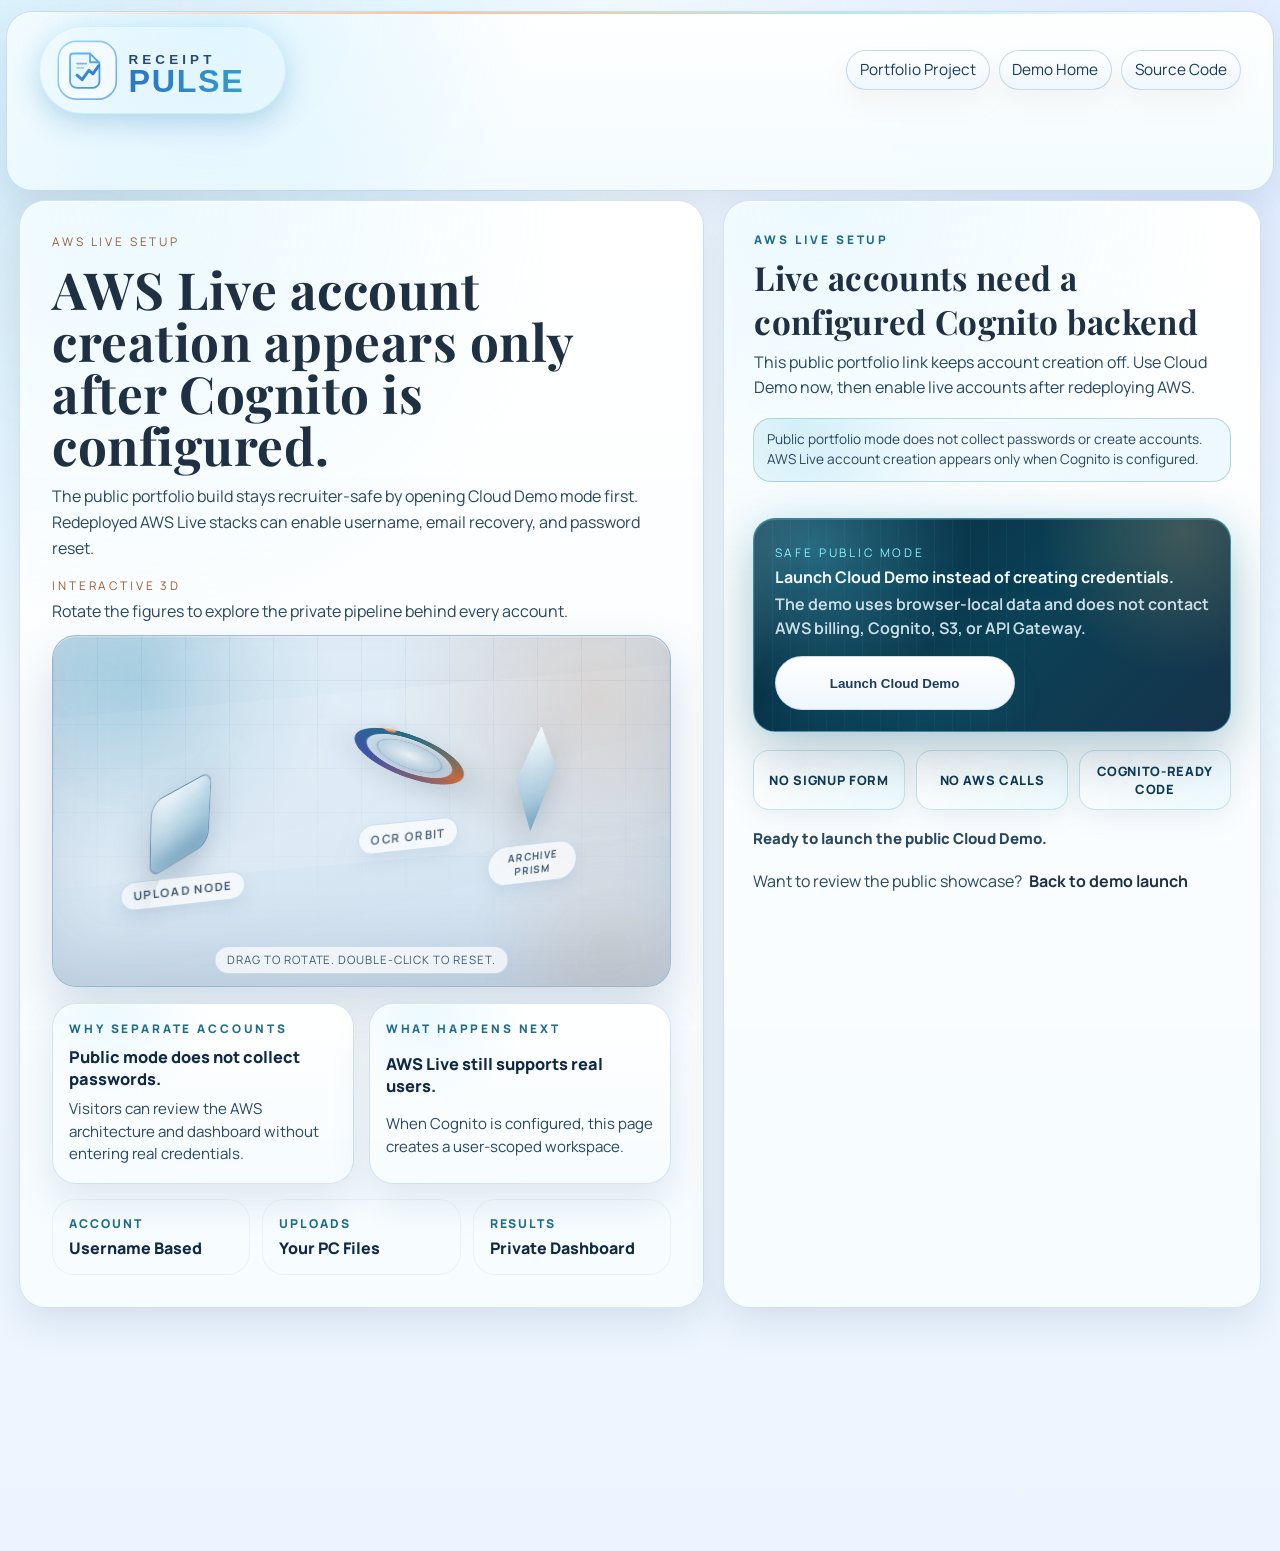
<file: signup.html>
<!DOCTYPE html>
<html lang="en">
  <head>
    <meta charset="UTF-8" />
    <meta name="viewport" content="width=device-width, initial-scale=1.0" />
    <meta name="referrer" content="strict-origin-when-cross-origin" />
    <script>
      (() => {
        document.documentElement.dataset.uiTheme = "light";
        document.documentElement.style.colorScheme = "light";
        try {
          window.localStorage.setItem("receiptpulse-ui-theme", "light");
        } catch (error) {}
      })();
    </script>
    <title>ReceiptPulse | AWS Live Account Setup</title>
    <meta
      name="description"
      content="ReceiptPulse AWS Live account setup page. The public portfolio build uses a Cloud Demo and does not collect real passwords unless Cognito is configured."
    />
    <meta name="theme-color" content="#071321" />
    <link rel="canonical" href="https://receiptpulse-cloud-demo.onrender.com/" />
    <meta property="og:type" content="website" />
    <meta property="og:url" content="https://receiptpulse-cloud-demo.onrender.com/" />
    <meta property="og:site_name" content="ReceiptPulse" />
    <meta property="og:title" content="ReceiptPulse | AWS Live Account Setup" />
    <meta
      property="og:description"
      content="Account creation is available only for AWS Live deployments. The public portfolio link opens a safe Cloud Demo."
    />
    <meta property="og:image" content="https://receiptpulse-cloud-demo.onrender.com/social-preview.png?v=20260616a" />
    <meta property="og:image:width" content="1200" />
    <meta property="og:image:height" content="630" />
    <meta property="og:image:alt" content="ReceiptPulse AWS Live setup page showing demo-first launch and Cognito-ready account flow." />
    <meta name="twitter:card" content="summary_large_image" />
    <meta name="twitter:title" content="ReceiptPulse | AWS Live Account Setup" />
    <meta
      name="twitter:description"
      content="AWS Live account creation for ReceiptPulse, with public Cloud Demo fallback."
    />
    <meta name="twitter:image" content="https://receiptpulse-cloud-demo.onrender.com/social-preview.png?v=20260616a" />
    <link rel="icon" type="image/svg+xml" href="./receiptpulse-mark.svg?v=20260402c" />
    <link rel="icon" type="image/png" href="./receiptpulse-favicon.png?v=20260402c" />
    <link rel="apple-touch-icon" href="./receiptpulse-favicon.png?v=20260402c" />
    <link rel="preconnect" href="https://fonts.googleapis.com" />
    <link rel="preconnect" href="https://fonts.gstatic.com" crossorigin />
    <link
      rel="stylesheet"
      href="https://fonts.googleapis.com/css2?family=Manrope:wght@400;500;600;700&family=Playfair+Display:wght@500;600;700&display=swap"
    />
    <link rel="stylesheet" href="./styles.css?v=20260615a" />
  </head>
  <body class="auth-page auth-page-signup cinema-ui" data-auth-page="signup">
    <div class="cinema-stage" aria-hidden="true">
      <span class="cinema-glow cinema-glow-ember"></span>
      <span class="cinema-glow cinema-glow-ice"></span>
      <span class="cinema-grid"></span>
      <span class="cinema-beam"></span>
    </div>
    <header class="topbar auth-topbar">
      <div class="topbar-row topbar-row-main">
        <div class="brand-lockup">
          <a class="brand-mark brand-mark-link" href="./index.html" aria-label="ReceiptPulse home">
            <img
              class="brand-logo"
              src="./receiptpulse-logo.svg?v=20260402c"
              data-logo-dark="./receiptpulse-logo.svg?v=20260402c"
              data-logo-light="./receiptpulse-logo-light.svg?v=20260417a"
              alt="ReceiptPulse"
            />
          </a>
        </div>
        <div class="topbar-actions auth-topbar-actions">
          <span class="status-pill">Portfolio Project</span>
          <button class="ghost-link ghost-button theme-toggle" data-theme-toggle type="button" hidden>Light Mode</button>
          <a class="ghost-link" href="./index.html">Demo Home</a>
          <a class="ghost-link" href="https://github.com/agarwalujala3-lang/ReceiptPulse" target="_blank" rel="noopener noreferrer">Source Code</a>
        </div>
      </div>
    </header>

    <main class="auth-shell">
      <section class="panel auth-stage">
        <div class="auth-stage-copy">
          <p class="eyebrow">AWS Live Setup</p>
          <h1>AWS Live account creation appears only after Cognito is configured.</h1>
          <p class="auth-lead">
            The public portfolio build stays recruiter-safe by opening Cloud Demo mode first.
            Redeployed AWS Live stacks can enable username, email recovery, and password reset.
          </p>
        </div>

        <div class="auth-3d-showcase">
          <div class="auth-3d-head">
            <span class="mini-label">Interactive 3D</span>
            <p class="auth-3d-copy">Rotate the figures to explore the private pipeline behind every account.</p>
          </div>
          <div
            class="auth-3d-scene"
            data-auth-3d-scene
            tabindex="0"
            role="region"
            aria-label="Interactive 3D receipt workflow. Drag to rotate."
          >
            <span class="auth-3d-aura auth-3d-aura--one" aria-hidden="true"></span>
            <span class="auth-3d-aura auth-3d-aura--two" aria-hidden="true"></span>
            <div class="auth-3d-world" data-auth-3d-world aria-hidden="true">
              <article class="auth-3d-figure auth-3d-figure--upload">
                <div class="auth-3d-cube">
                  <span class="auth-3d-cube-face face-front"></span>
                  <span class="auth-3d-cube-face face-back"></span>
                  <span class="auth-3d-cube-face face-right"></span>
                  <span class="auth-3d-cube-face face-left"></span>
                  <span class="auth-3d-cube-face face-top"></span>
                  <span class="auth-3d-cube-face face-bottom"></span>
                </div>
                <p>Upload Node</p>
              </article>

              <article class="auth-3d-figure auth-3d-figure--extract">
                <div class="auth-3d-ring">
                  <span class="auth-3d-ring-orbit"></span>
                </div>
                <p>OCR Orbit</p>
              </article>

              <article class="auth-3d-figure auth-3d-figure--archive">
                <div class="auth-3d-crystal">
                  <span class="auth-3d-crystal-face face-a"></span>
                  <span class="auth-3d-crystal-face face-b"></span>
                  <span class="auth-3d-crystal-face face-c"></span>
                  <span class="auth-3d-crystal-face face-d"></span>
                </div>
                <p>Archive Prism</p>
              </article>
            </div>
            <p class="auth-3d-hint">Drag to rotate. Double-click to reset.</p>
          </div>
        </div>

        <div class="auth-highlight-grid">
          <article class="auth-info-card">
            <span class="mini-label">Why separate accounts</span>
            <strong>Public mode does not collect passwords.</strong>
            <p>Visitors can review the AWS architecture and dashboard without entering real credentials.</p>
          </article>
          <article class="auth-info-card">
            <span class="mini-label">What happens next</span>
            <strong>AWS Live still supports real users.</strong>
            <p>When Cognito is configured, this page creates a user-scoped workspace.</p>
          </article>
        </div>

        <div class="auth-project-strip">
          <article>
            <span>Account</span>
            <strong>Username Based</strong>
          </article>
          <article>
            <span>Uploads</span>
            <strong>Your PC Files</strong>
          </article>
          <article>
            <span>Results</span>
            <strong>Private Dashboard</strong>
          </article>
        </div>
      </section>

      <section class="panel auth-panel">
        <div class="auth-panel-head">
          <p class="eyebrow">AWS Live Setup</p>
          <h2>Live accounts need a configured Cognito backend</h2>
          <p>This public portfolio link keeps account creation off. Use Cloud Demo now, then enable live accounts after redeploying AWS.</p>
        </div>

        <p class="auth-security-note">
          Public portfolio mode does not collect passwords or create accounts. AWS Live account creation appears only when Cognito is configured.
        </p>

        <div class="auth-live-form-slot" id="authLiveFormSlot" data-live-auth-slot></div>

        <div class="demo-access-card">
          <div>
            <span class="mini-label">Safe public mode</span>
            <strong>Launch Cloud Demo instead of creating credentials.</strong>
            <p>
              The demo uses browser-local data and does not contact AWS billing, Cognito, S3, or API Gateway.
            </p>
          </div>
          <button class="secondary-button demo-access-button" id="demoAccessButton" type="button">
            Launch Cloud Demo
          </button>
        </div>

        <div class="auth-demo-points" aria-label="Public demo safety notes">
          <span>No signup form</span>
          <span>No AWS calls</span>
          <span>Cognito-ready code</span>
        </div>

        <p class="auth-status" id="authStatus" data-state="idle">
          Ready to launch the public Cloud Demo.
        </p>

        <div class="auth-switch">
          <span>Want to review the public showcase?</span>
          <a href="./index.html">Back to demo launch</a>
        </div>
      </section>
    </main>

    <script src="./config.js?v=20260615a"></script>
    <script src="./theme.js?v=20260427b" defer></script>
    <script src="./brand-launch.js?v=20260406a" defer></script>
    <script src="./auth-3d.js?v=20260604a" defer></script>
    <script src="./auth.js?v=20260616b" defer></script>
  </body>
</html>
</file>
